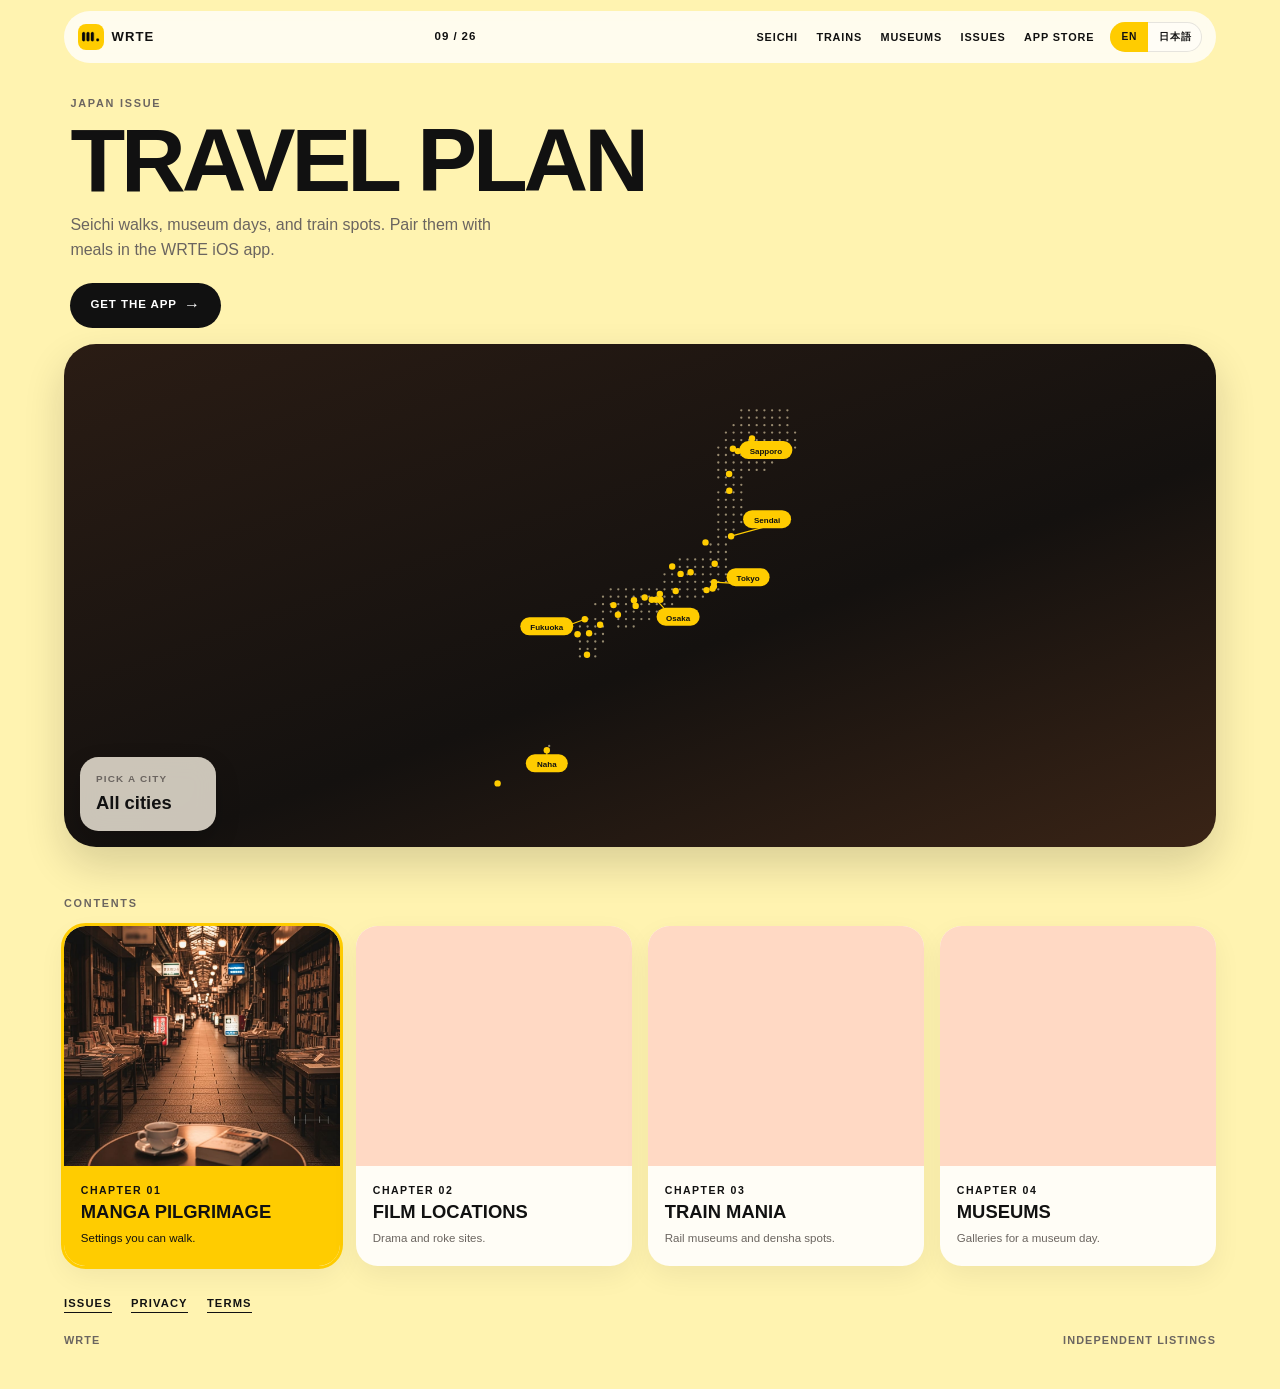
<file: index.html>
<!doctype html>
<html lang="en" data-root="." data-page="home">
  <head>
    <meta charset="UTF-8" />
    <meta name="viewport" content="width=device-width, initial-scale=1" />
    <title>WRTE Travel Plan — Japan seichi, museums, and trains</title>
    <meta name="description" content="Japan manga pilgrimage walks, drama filming spots, train days, and a museum directory. Pair them with meals in the WRTE iOS app." />
    <meta name="robots" content="index, follow" />
    <meta name="theme-color" content="#ffcc00" />
    <meta name="referrer" content="no-referrer" />
    <meta http-equiv="Content-Security-Policy" content="default-src 'self'; base-uri 'self'; object-src 'none'; script-src 'self'; style-src 'self'; img-src 'self' https:; font-src 'self'; connect-src 'self'; form-action 'none'; frame-ancestors 'none'; upgrade-insecure-requests" />
    <meta http-equiv="Permissions-Policy" content="camera=(), microphone=(), geolocation=(), payment=(), usb=()" />
    <link rel="canonical" href="https://ezhu331.github.io/wrte-guides/" />
    <link rel="icon" href="./assets/wrte-mark-32.png" type="image/png" sizes="32x32" />
    <link rel="apple-touch-icon" href="./assets/wrte-mark.png" />
    <meta property="og:type" content="website" />
    <meta property="og:site_name" content="WRTE" />
    <meta property="og:locale" content="en_US" />
    <meta property="og:title" content="WRTE Travel Plan — Japan seichi, museums, and trains" />
    <meta property="og:description" content="Japan manga pilgrimage walks, drama filming spots, train days, and a museum directory. Pair them with meals in the WRTE iOS app." />
    <meta property="og:url" content="https://ezhu331.github.io/wrte-guides/" />
    <meta property="og:image" content="https://ezhu331.github.io/wrte-guides/assets/landing/museum-gallery-mania.jpg" />
    <meta property="og:image:alt" content="Museum hall" />
    <meta name="twitter:card" content="summary_large_image" />
    <meta name="twitter:title" content="WRTE Travel Plan — Japan seichi, museums, and trains" />
    <meta name="twitter:description" content="Japan manga pilgrimage walks, drama filming spots, train days, and a museum directory. Pair them with meals in the WRTE iOS app." />
    <meta name="twitter:image" content="https://ezhu331.github.io/wrte-guides/assets/landing/museum-gallery-mania.jpg" />
    <link rel="stylesheet" href="./assets/site.css?v=10" />
  </head>
  <body>
    <main class="wrap">
      <nav class="mast">
        <a class="brand" href="./"><img src="./assets/wrte-mark-32.png" alt="" width="32" height="32" />WRTE</a>
        <p class="issue">09 / 26</p>
        <div class="nav-links">
          <a href="./seichi/" class="" data-en="Seichi" data-ja="聖地">Seichi</a>
          <a href="./seichi/train/" class="" data-en="Trains" data-ja="鉄道">Trains</a>
          <a href="./museums/" class="" data-en="Museums" data-ja="美術館">Museums</a>
          <a href="./support/" class="" data-en="Issues" data-ja="報告">Issues</a>
          <a href="https://apps.apple.com/app/id6785785728">App Store</a>
        </div>
        <div class="lang" role="group" aria-label="Language">
          <button type="button" class="lang__btn is-current" data-set-lang="en">EN</button>
          <button type="button" class="lang__btn" data-set-lang="ja">日本語</button>
        </div>
      </nav>
      
      <section class="intro">
        <p class="kicker" data-en="Japan issue" data-ja="日本特集">Japan issue</p>
        <h1 class="display" data-en="Travel plan" data-ja="旅の計画">Travel plan</h1>
        <p class="lede" data-en="Seichi walks, museum days, and train spots. Pair them with meals in the WRTE iOS app." data-ja="聖地巡礼、美術館、鉄道の案内。食事は WRTE アプリで。">Seichi walks, museum days, and train spots. Pair them with meals in the WRTE iOS app.</p>
        <a class="cta" href="https://apps.apple.com/app/id6785785728" data-en="Get the app" data-ja="アプリを入手">Get the app</a>
      </section>
      <section class="japan-map" id="japan-map" aria-label="Japan"></section>
      <p class="kicker contents" data-en="Contents" data-ja="目次">Contents</p>
      <ul class="chapters">
          <li>
            <a class="chapter chapter--hot" href="./seichi/manga/">
              <span class="chapter__media"><img src="./assets/landing/japan-manga-streets.jpg" alt="Manga pilgrimage" width="800" height="560" decoding="async" /></span>
              <span class="chapter__copy">
                <span class="chapter__no" data-en="Chapter 01" data-ja="第01章">Chapter 01</span>
                <span class="chapter__title" data-en="Manga pilgrimage" data-ja="マンガ巡礼">Manga pilgrimage</span>
                <span class="chapter__cta" data-en="Settings you can walk." data-ja="歩ける舞台。">Settings you can walk.</span>
              </span>
            </a>
          </li>
          <li>
            <a class="chapter" href="./seichi/filming/">
              <span class="chapter__media"><img src="./assets/landing/japan-drama-roke.jpg" alt="Film locations" width="800" height="560" decoding="async" /></span>
              <span class="chapter__copy">
                <span class="chapter__no" data-en="Chapter 02" data-ja="第02章">Chapter 02</span>
                <span class="chapter__title" data-en="Film locations" data-ja="ロケ地">Film locations</span>
                <span class="chapter__cta" data-en="Drama and roke sites." data-ja="ドラマと映画の場所。">Drama and roke sites.</span>
              </span>
            </a>
          </li>
          <li>
            <a class="chapter" href="./seichi/train/">
              <span class="chapter__media"><img src="./assets/landing/japan-train-mania.jpg" alt="Train mania" width="800" height="560" decoding="async" /></span>
              <span class="chapter__copy">
                <span class="chapter__no" data-en="Chapter 03" data-ja="第03章">Chapter 03</span>
                <span class="chapter__title" data-en="Train mania" data-ja="鉄道">Train mania</span>
                <span class="chapter__cta" data-en="Rail museums and densha spots." data-ja="鉄道博物館と電車スポット。">Rail museums and densha spots.</span>
              </span>
            </a>
          </li>
          <li>
            <a class="chapter" href="./museums/">
              <span class="chapter__media"><img src="./assets/landing/museum-gallery-mania.jpg" alt="Museums" width="800" height="560" decoding="async" /></span>
              <span class="chapter__copy">
                <span class="chapter__no" data-en="Chapter 04" data-ja="第04章">Chapter 04</span>
                <span class="chapter__title" data-en="Museums" data-ja="美術館">Museums</span>
                <span class="chapter__cta" data-en="Galleries for a museum day." data-ja="美術館めぐりの一日。">Galleries for a museum day.</span>
              </span>
            </a>
          </li></ul>
      <div class="links">
        <a href="./support/" data-en="Issues" data-ja="報告">Issues</a>
        <a href="./privacy/" data-en="Privacy" data-ja="プライバシー">Privacy</a>
        <a href="./terms/" data-en="Terms" data-ja="利用規約">Terms</a>
      </div>

      <footer class="site-foot"><span>WRTE</span><span data-en="Independent listings" data-ja="独立した掲載">Independent listings</span></footer>
    </main>
    <script src="./assets/directory.js?v=10" defer></script>
  </body>
</html>
</file>
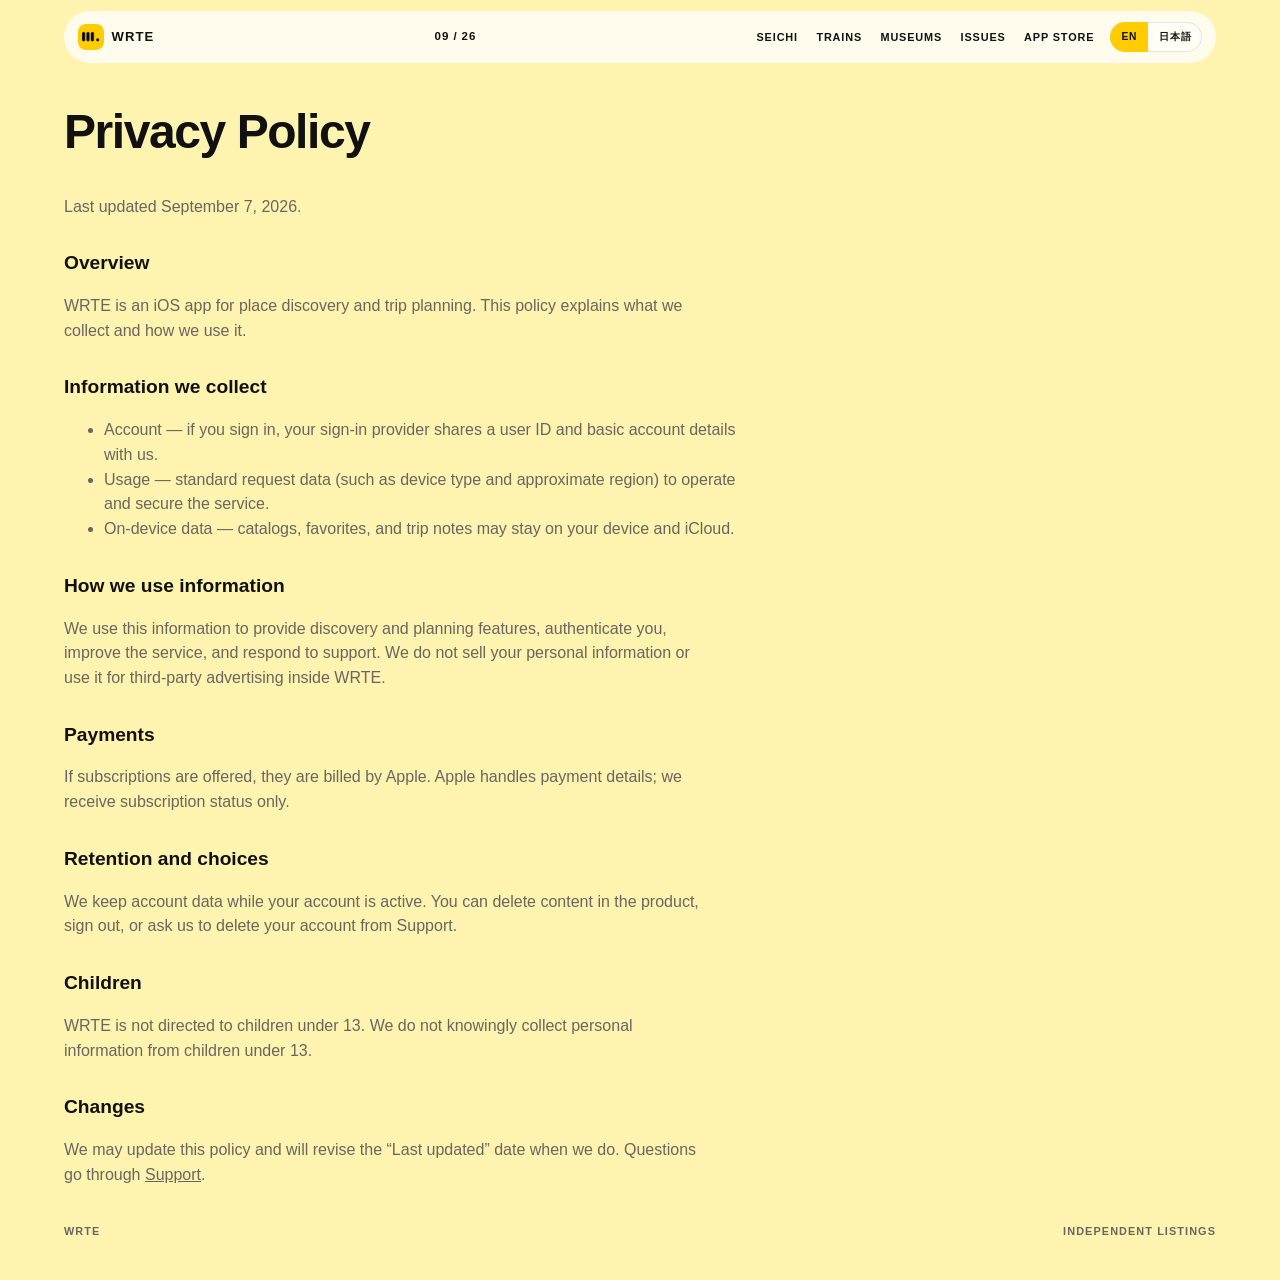
<file: privacy/index.html>
<!doctype html>
<html lang="en" data-root="..">
  <head>
    <meta charset="UTF-8" />
    <meta name="viewport" content="width=device-width, initial-scale=1" />
    <title>Privacy Policy | WRTE</title>
    <meta name="description" content="How WRTE collects and uses account, usage, and on-device data for the iOS app and these guides." />
    <meta name="robots" content="index, follow" />
    <meta name="theme-color" content="#ffcc00" />
    <meta name="referrer" content="no-referrer" />
    <meta http-equiv="Content-Security-Policy" content="default-src 'self'; base-uri 'self'; object-src 'none'; script-src 'self'; style-src 'self'; img-src 'self' https:; font-src 'self'; connect-src 'self'; form-action 'none'; frame-ancestors 'none'; upgrade-insecure-requests" />
    <meta http-equiv="Permissions-Policy" content="camera=(), microphone=(), geolocation=(), payment=(), usb=()" />
    <link rel="canonical" href="https://ezhu331.github.io/wrte-guides/privacy/" />
    <link rel="icon" href="../assets/wrte-mark-32.png" type="image/png" sizes="32x32" />
    <link rel="apple-touch-icon" href="../assets/wrte-mark.png" />
    <meta property="og:type" content="website" />
    <meta property="og:site_name" content="WRTE" />
    <meta property="og:locale" content="en_US" />
    <meta property="og:title" content="Privacy Policy | WRTE" />
    <meta property="og:description" content="How WRTE collects and uses account, usage, and on-device data for the iOS app and these guides." />
    <meta property="og:url" content="https://ezhu331.github.io/wrte-guides/privacy/" />
    <meta property="og:image" content="https://ezhu331.github.io/wrte-guides/assets/wrte-mark.png" />
    <meta property="og:image:alt" content="WRTE" />
    <meta name="twitter:card" content="summary_large_image" />
    <meta name="twitter:title" content="Privacy Policy | WRTE" />
    <meta name="twitter:description" content="How WRTE collects and uses account, usage, and on-device data for the iOS app and these guides." />
    <meta name="twitter:image" content="https://ezhu331.github.io/wrte-guides/assets/wrte-mark.png" />
    <link rel="stylesheet" href="../assets/site.css?v=10" />
  </head>
  <body>
    <main class="wrap">
      <nav class="mast">
        <a class="brand" href="../"><img src="../assets/wrte-mark-32.png" alt="" width="32" height="32" />WRTE</a>
        <p class="issue">09 / 26</p>
        <div class="nav-links">
          <a href="../seichi/" class="" data-en="Seichi" data-ja="聖地">Seichi</a>
          <a href="../seichi/train/" class="" data-en="Trains" data-ja="鉄道">Trains</a>
          <a href="../museums/" class="" data-en="Museums" data-ja="美術館">Museums</a>
          <a href="../support/" class="" data-en="Issues" data-ja="報告">Issues</a>
          <a href="https://apps.apple.com/app/id6785785728">App Store</a>
        </div>
        <div class="lang" role="group" aria-label="Language">
          <button type="button" class="lang__btn is-current" data-set-lang="en">EN</button>
          <button type="button" class="lang__btn" data-set-lang="ja">日本語</button>
        </div>
      </nav>
      
      <article class="legal">
        <h1>Privacy Policy</h1>
        <p class="note">Last updated September 7, 2026.</p>
        <h2>Overview</h2>
        <p>WRTE is an iOS app for place discovery and trip planning. This policy explains what we collect and how we use it.</p>
        <h2>Information we collect</h2>
        <ul>
          <li>Account — if you sign in, your sign-in provider shares a user ID and basic account details with us.</li>
          <li>Usage — standard request data (such as device type and approximate region) to operate and secure the service.</li>
          <li>On-device data — catalogs, favorites, and trip notes may stay on your device and iCloud.</li>
        </ul>
        <h2>How we use information</h2>
        <p>We use this information to provide discovery and planning features, authenticate you, improve the service, and respond to support. We do not sell your personal information or use it for third-party advertising inside WRTE.</p>
        <h2>Payments</h2>
        <p>If subscriptions are offered, they are billed by Apple. Apple handles payment details; we receive subscription status only.</p>
        <h2>Retention and choices</h2>
        <p>We keep account data while your account is active. You can delete content in the product, sign out, or ask us to delete your account from Support.</p>
        <h2>Children</h2>
        <p>WRTE is not directed to children under 13. We do not knowingly collect personal information from children under 13.</p>
        <h2>Changes</h2>
        <p>We may update this policy and will revise the “Last updated” date when we do. Questions go through <a href="../support/">Support</a>.</p>
      </article>

      <footer class="site-foot"><span>WRTE</span><span data-en="Independent listings" data-ja="独立した掲載">Independent listings</span></footer>
    </main>
    <script src="../assets/directory.js?v=10" defer></script>
  </body>
</html>
</file>
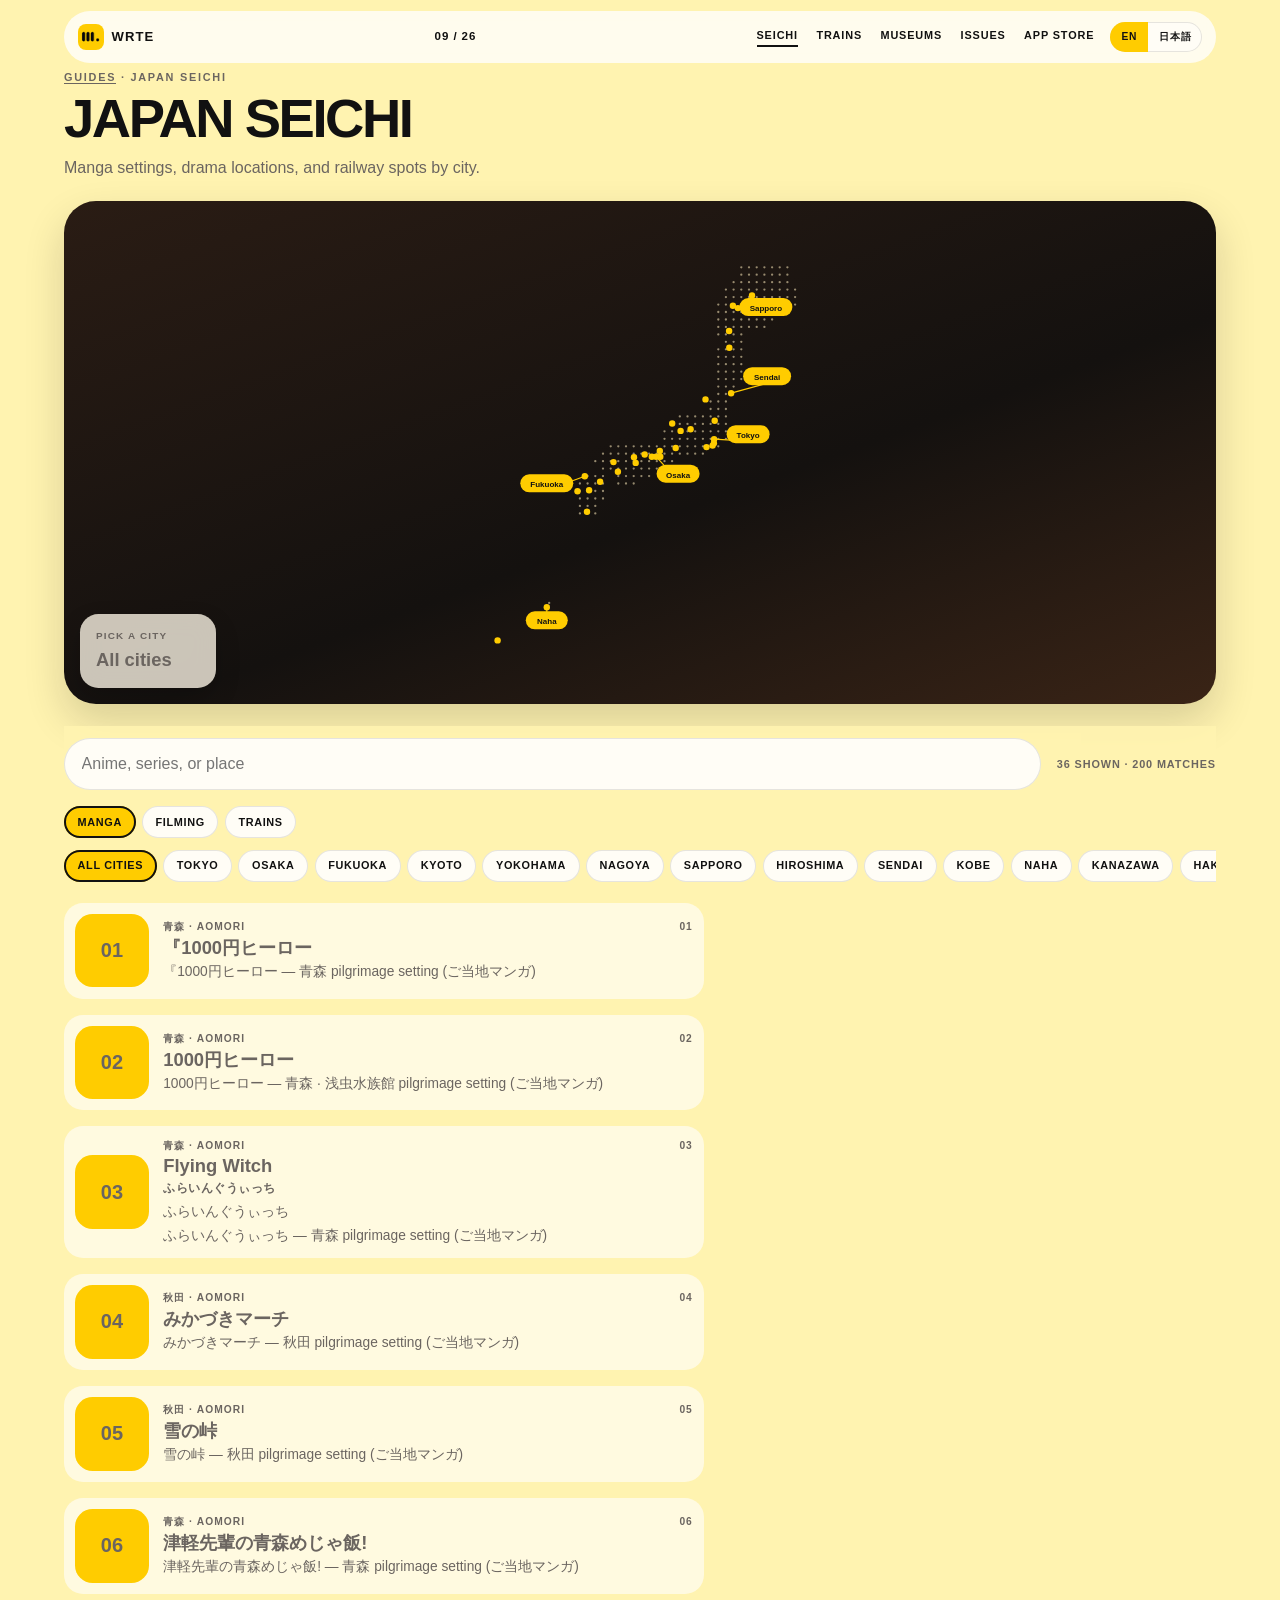
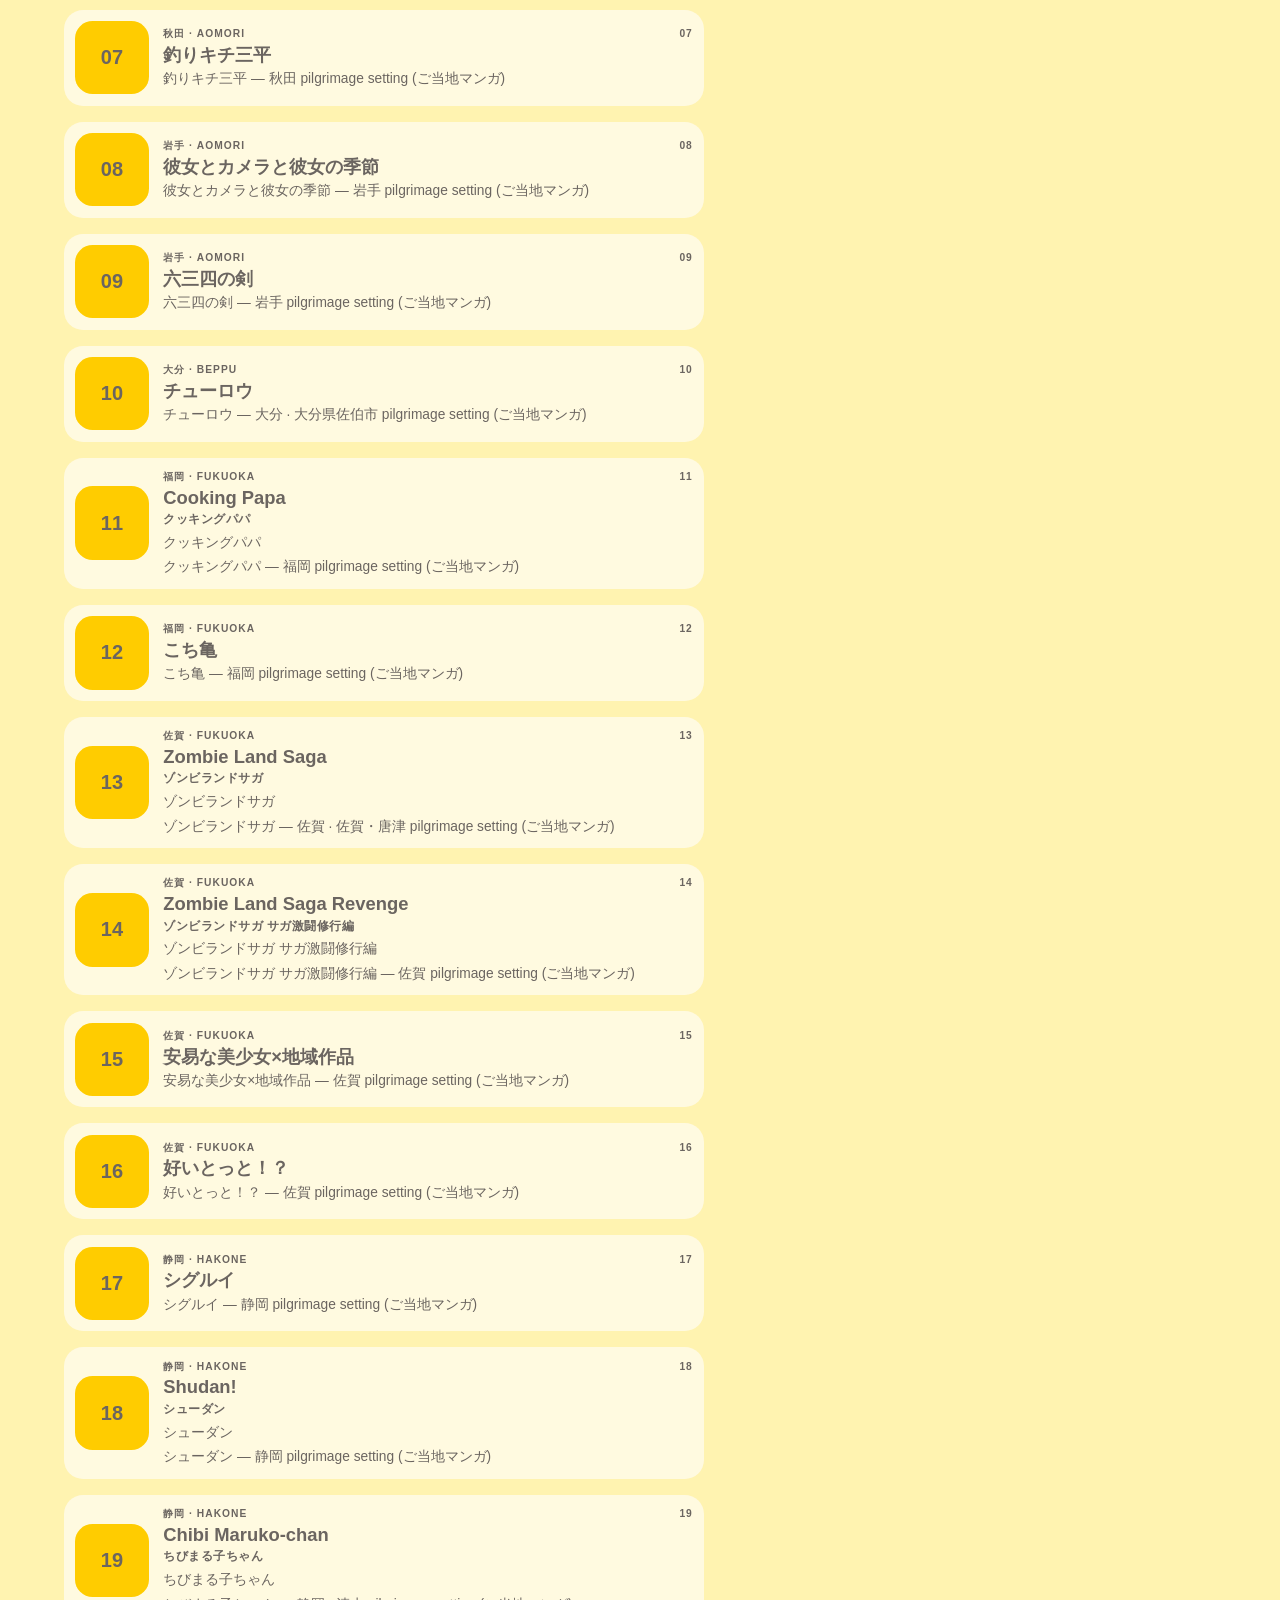
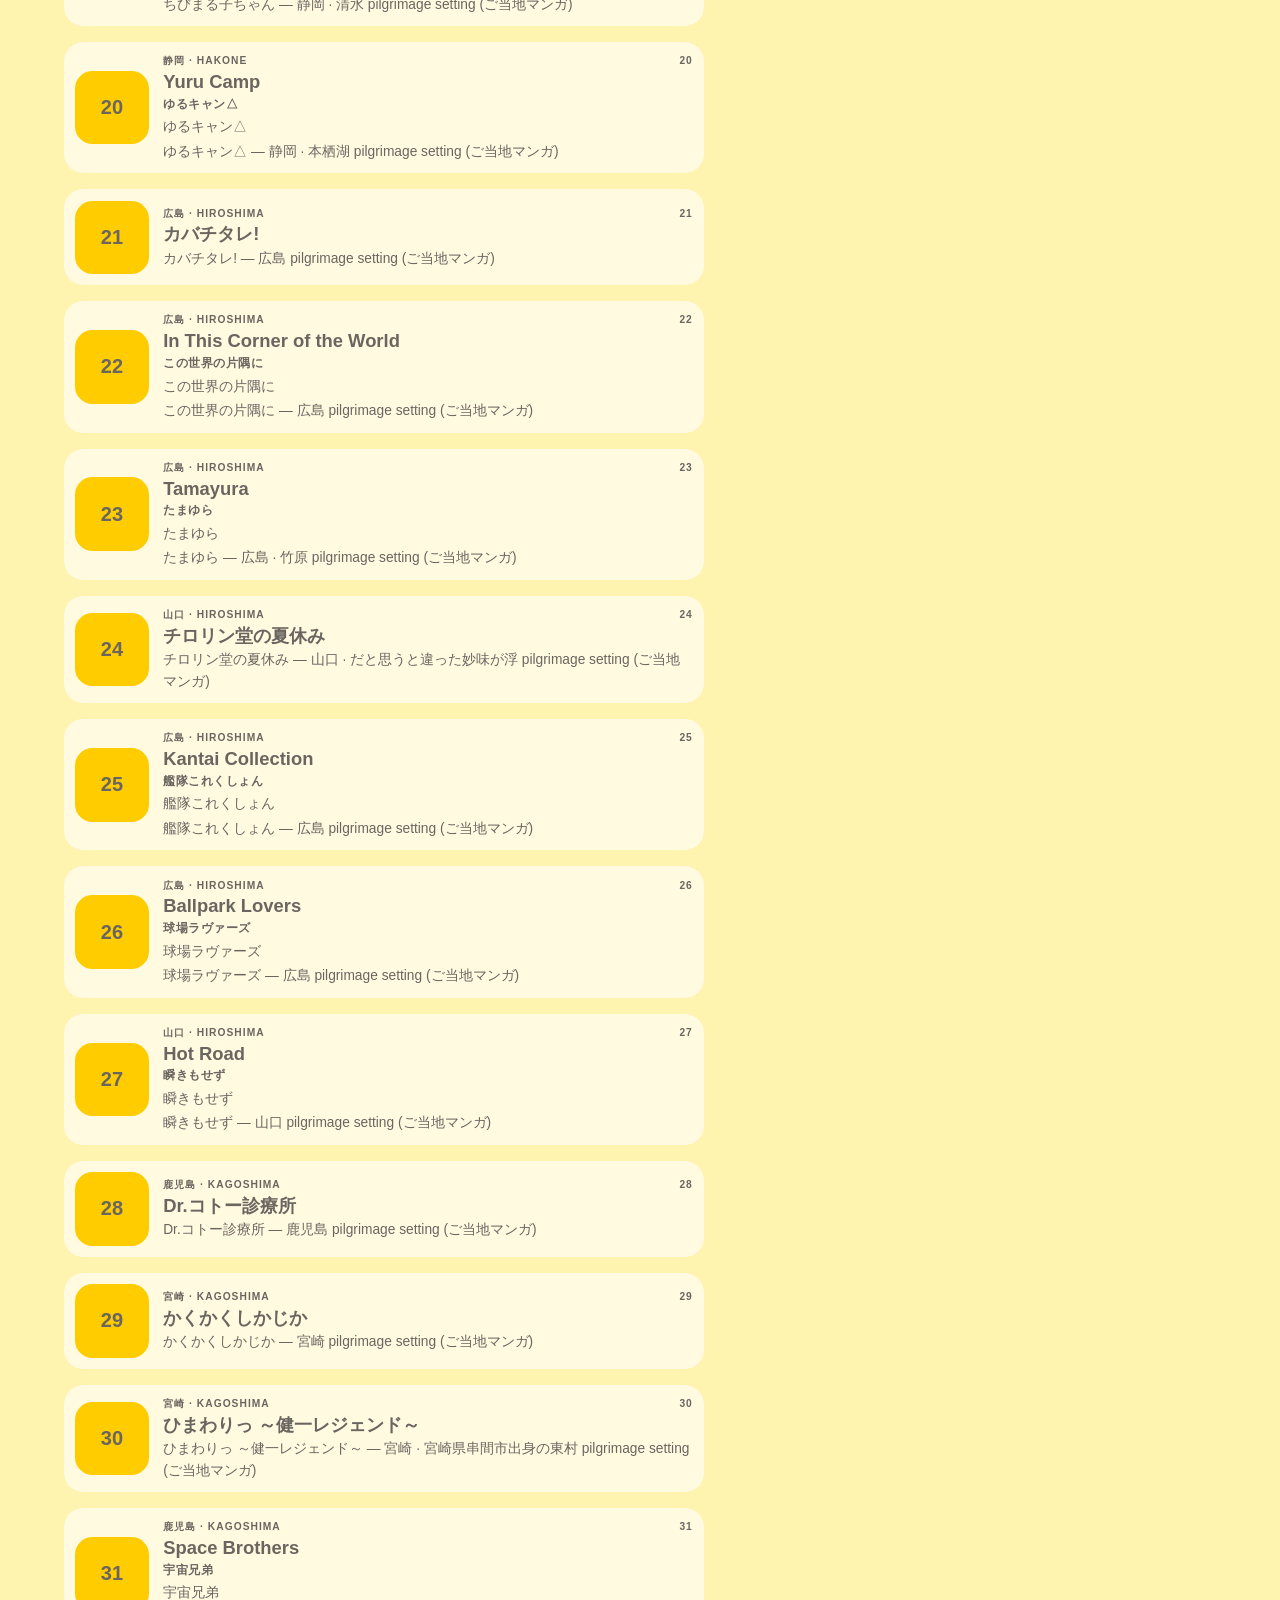
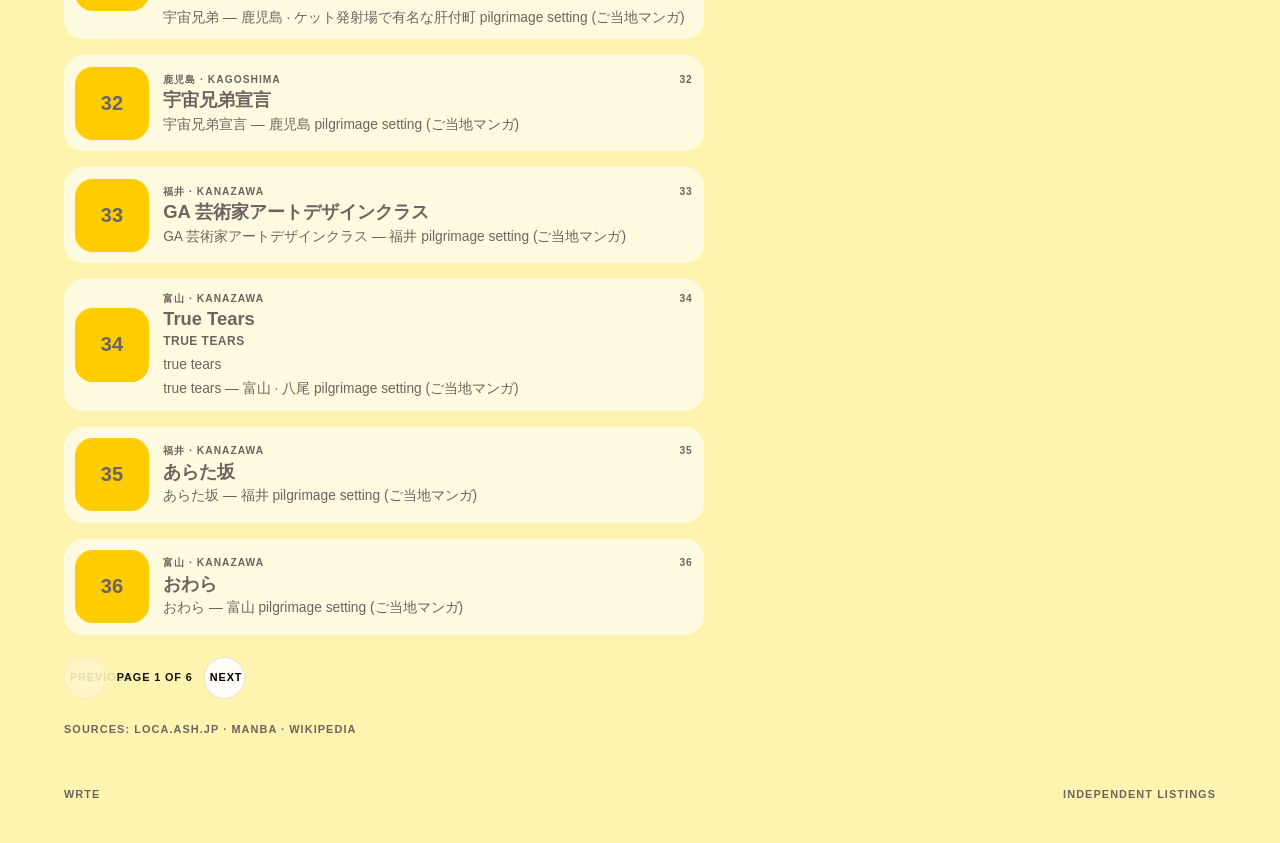
<file: seichi/index.html>
<!doctype html>
<html lang="en" data-root=".." data-page="seichi" data-kind="hub">
  <head>
    <meta charset="UTF-8" />
    <meta name="viewport" content="width=device-width, initial-scale=1" />
    <title>Japan seichi pilgrimage — manga, filming, trains | WRTE</title>
    <meta name="description" content="Browse Japan seichi by city: manga settings, drama filming locations, and railway spots, with Maps links for walks." />
    <meta name="robots" content="index, follow" />
    <meta name="theme-color" content="#ffcc00" />
    <meta name="referrer" content="no-referrer" />
    <meta http-equiv="Content-Security-Policy" content="default-src 'self'; base-uri 'self'; object-src 'none'; script-src 'self'; style-src 'self'; img-src 'self' https:; font-src 'self'; connect-src 'self'; form-action 'none'; frame-ancestors 'none'; upgrade-insecure-requests" />
    <meta http-equiv="Permissions-Policy" content="camera=(), microphone=(), geolocation=(), payment=(), usb=()" />
    <link rel="canonical" href="https://ezhu331.github.io/wrte-guides/seichi/" />
    <link rel="icon" href="../assets/wrte-mark-32.png" type="image/png" sizes="32x32" />
    <link rel="apple-touch-icon" href="../assets/wrte-mark.png" />
    <meta property="og:type" content="website" />
    <meta property="og:site_name" content="WRTE" />
    <meta property="og:locale" content="en_US" />
    <meta property="og:title" content="Japan seichi pilgrimage — manga, filming, trains | WRTE" />
    <meta property="og:description" content="Browse Japan seichi by city: manga settings, drama filming locations, and railway spots, with Maps links for walks." />
    <meta property="og:url" content="https://ezhu331.github.io/wrte-guides/seichi/" />
    <meta property="og:image" content="https://ezhu331.github.io/wrte-guides/assets/landing/japan-manga-streets.jpg" />
    <meta property="og:image:alt" content="Bookstore alley in Japan" />
    <meta name="twitter:card" content="summary_large_image" />
    <meta name="twitter:title" content="Japan seichi pilgrimage — manga, filming, trains | WRTE" />
    <meta name="twitter:description" content="Browse Japan seichi by city: manga settings, drama filming locations, and railway spots, with Maps links for walks." />
    <meta name="twitter:image" content="https://ezhu331.github.io/wrte-guides/assets/landing/japan-manga-streets.jpg" />
    <link rel="stylesheet" href="../assets/site.css?v=10" />
  </head>
  <body>
    <main class="wrap">
      <nav class="mast">
        <a class="brand" href="../"><img src="../assets/wrte-mark-32.png" alt="" width="32" height="32" />WRTE</a>
        <p class="issue">09 / 26</p>
        <div class="nav-links">
          <a href="../seichi/" class="is-current" data-en="Seichi" data-ja="聖地">Seichi</a>
          <a href="../seichi/train/" class="" data-en="Trains" data-ja="鉄道">Trains</a>
          <a href="../museums/" class="" data-en="Museums" data-ja="美術館">Museums</a>
          <a href="../support/" class="" data-en="Issues" data-ja="報告">Issues</a>
          <a href="https://apps.apple.com/app/id6785785728">App Store</a>
        </div>
        <div class="lang" role="group" aria-label="Language">
          <button type="button" class="lang__btn is-current" data-set-lang="en">EN</button>
          <button type="button" class="lang__btn" data-set-lang="ja">日本語</button>
        </div>
      </nav>
      
      <article>
      <p class="kicker"><a href="../" data-en="Guides" data-ja="案内">Guides</a> · <span data-en="Japan seichi" data-ja="日本 聖地巡礼">Japan seichi</span></p>
      <h1 class="display display--page" data-en="Japan seichi" data-ja="日本 聖地巡礼">Japan seichi</h1>
      <p class="lede" data-en="Manga settings, drama locations, and railway spots by city." data-ja="マンガの舞台、ロケ地、鉄道スポット。">Manga settings, drama locations, and railway spots by city.</p>
      <section class="japan-map" id="japan-map" aria-label="Japan"></section>
      <div class="filters">
      <div class="toolbar seichi-dir__toolbar">
        <label class="search seichi-dir__search">
          <span class="visually-hidden" data-en="Search spots" data-ja="作品・地名で検索">Search spots</span>
          <input id="search" type="search" placeholder="Anime, series, or place" data-ph-en="Anime, series, or place" data-ph-ja="作品名・地名で検索" />
        </label>
        <p class="count seichi-dir__count" id="count" role="status"></p>
      </div>
      <div class="tabs seichi-dir__tabs" role="tablist"><a class="seichi-dir__tab seichi-dir__tab--active" href="./manga/" data-en="Manga" data-ja="マンガ">Manga</a><a class="seichi-dir__tab" href="./filming/" data-en="Filming" data-ja="ロケ">Filming</a><a class="seichi-dir__tab" href="./train/" data-en="Trains" data-ja="鉄道">Trains</a></div>
      <div class="rail seichi-dir__cities" id="city" role="list" aria-label="City"></div>
      <div class="seichi-dir__results" id="results"></div>
      <nav class="pager seichi-dir__pager" id="pager" aria-label="Results pages"></nav>
      <p class="attrib">Sources: loca.ash.jp · Manba · Wikipedia</p>
      </article>

      <footer class="site-foot"><span>WRTE</span><span data-en="Independent listings" data-ja="独立した掲載">Independent listings</span></footer>
    </main>
    <script src="../assets/directory.js?v=10" defer></script>
  </body>
</html>
</file>
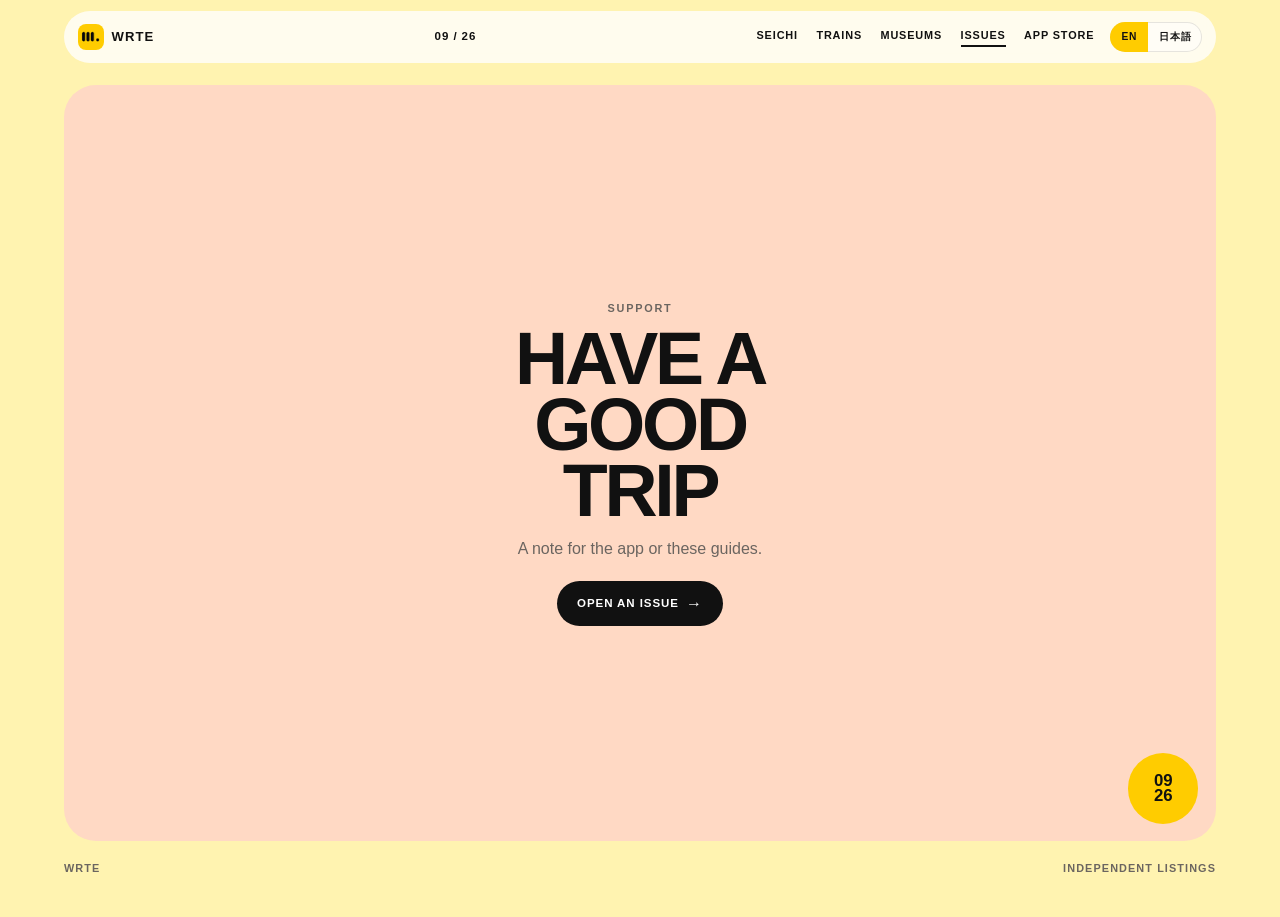
<file: support/index.html>
<!doctype html>
<html lang="en" data-root=".." data-page="support">
  <head>
    <meta charset="UTF-8" />
    <meta name="viewport" content="width=device-width, initial-scale=1" />
    <title>Support — report a WRTE problem</title>
    <meta name="description" content="Report a problem with the WRTE iOS app or these travel guides on the public GitHub repo." />
    <meta name="robots" content="index, follow" />
    <meta name="theme-color" content="#ffcc00" />
    <meta name="referrer" content="no-referrer" />
    <meta http-equiv="Content-Security-Policy" content="default-src 'self'; base-uri 'self'; object-src 'none'; script-src 'self'; style-src 'self'; img-src 'self' https:; font-src 'self'; connect-src 'self'; form-action 'none'; frame-ancestors 'none'; upgrade-insecure-requests" />
    <meta http-equiv="Permissions-Policy" content="camera=(), microphone=(), geolocation=(), payment=(), usb=()" />
    <link rel="canonical" href="https://ezhu331.github.io/wrte-guides/support/" />
    <link rel="icon" href="../assets/wrte-mark-32.png" type="image/png" sizes="32x32" />
    <link rel="apple-touch-icon" href="../assets/wrte-mark.png" />
    <meta property="og:type" content="website" />
    <meta property="og:site_name" content="WRTE" />
    <meta property="og:locale" content="en_US" />
    <meta property="og:title" content="Support — report a WRTE problem" />
    <meta property="og:description" content="Report a problem with the WRTE iOS app or these travel guides on the public GitHub repo." />
    <meta property="og:url" content="https://ezhu331.github.io/wrte-guides/support/" />
    <meta property="og:image" content="https://ezhu331.github.io/wrte-guides/assets/landing/museum-gallery-mania.jpg" />
    <meta property="og:image:alt" content="Museum hall" />
    <meta name="twitter:card" content="summary_large_image" />
    <meta name="twitter:title" content="Support — report a WRTE problem" />
    <meta name="twitter:description" content="Report a problem with the WRTE iOS app or these travel guides on the public GitHub repo." />
    <meta name="twitter:image" content="https://ezhu331.github.io/wrte-guides/assets/landing/museum-gallery-mania.jpg" />
    <link rel="stylesheet" href="../assets/site.css?v=10" />
  </head>
  <body>
    <main class="wrap">
      <nav class="mast">
        <a class="brand" href="../"><img src="../assets/wrte-mark-32.png" alt="" width="32" height="32" />WRTE</a>
        <p class="issue">09 / 26</p>
        <div class="nav-links">
          <a href="../seichi/" class="" data-en="Seichi" data-ja="聖地">Seichi</a>
          <a href="../seichi/train/" class="" data-en="Trains" data-ja="鉄道">Trains</a>
          <a href="../museums/" class="" data-en="Museums" data-ja="美術館">Museums</a>
          <a href="../support/" class="is-current" data-en="Issues" data-ja="報告">Issues</a>
          <a href="https://apps.apple.com/app/id6785785728">App Store</a>
        </div>
        <div class="lang" role="group" aria-label="Language">
          <button type="button" class="lang__btn is-current" data-set-lang="en">EN</button>
          <button type="button" class="lang__btn" data-set-lang="ja">日本語</button>
        </div>
      </nav>
      
      <section class="endpaper">
        <p class="endpaper__folio">09<br>26</p>
        <div class="endpaper__copy">
          <p class="kicker" data-en="Support" data-ja="サポート">Support</p>
          <h1 class="display" data-en="Have a good trip" data-ja="よい旅を">Have a good trip</h1>
          <p class="lede" data-en="A note for the app or these guides." data-ja="アプリと案内へのひとこと。">A note for the app or these guides.</p>
          <a class="cta" href="https://github.com/EZHU331/wrte-guides/issues/new?template=problem.yml" data-en="Open an issue" data-ja="報告する">Open an issue</a>
        </div>
      </section>

      <footer class="site-foot"><span>WRTE</span><span data-en="Independent listings" data-ja="独立した掲載">Independent listings</span></footer>
    </main>
    <script src="../assets/directory.js?v=10" defer></script>
  </body>
</html>
</file>
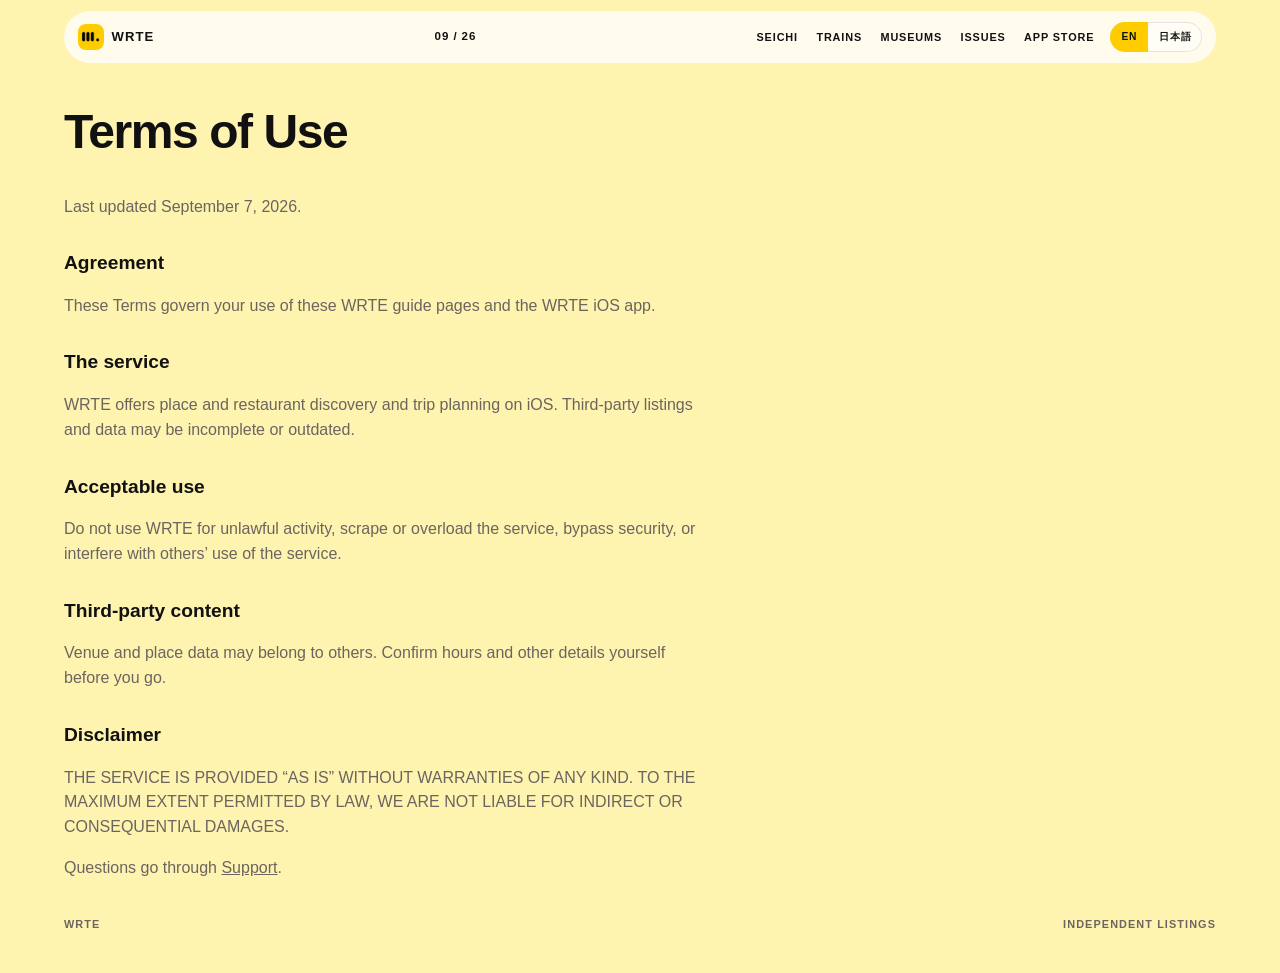
<file: terms/index.html>
<!doctype html>
<html lang="en" data-root="..">
  <head>
    <meta charset="UTF-8" />
    <meta name="viewport" content="width=device-width, initial-scale=1" />
    <title>Terms of Use | WRTE</title>
    <meta name="description" content="Terms for the WRTE iOS app and these public travel guide pages." />
    <meta name="robots" content="index, follow" />
    <meta name="theme-color" content="#ffcc00" />
    <meta name="referrer" content="no-referrer" />
    <meta http-equiv="Content-Security-Policy" content="default-src 'self'; base-uri 'self'; object-src 'none'; script-src 'self'; style-src 'self'; img-src 'self' https:; font-src 'self'; connect-src 'self'; form-action 'none'; frame-ancestors 'none'; upgrade-insecure-requests" />
    <meta http-equiv="Permissions-Policy" content="camera=(), microphone=(), geolocation=(), payment=(), usb=()" />
    <link rel="canonical" href="https://ezhu331.github.io/wrte-guides/terms/" />
    <link rel="icon" href="../assets/wrte-mark-32.png" type="image/png" sizes="32x32" />
    <link rel="apple-touch-icon" href="../assets/wrte-mark.png" />
    <meta property="og:type" content="website" />
    <meta property="og:site_name" content="WRTE" />
    <meta property="og:locale" content="en_US" />
    <meta property="og:title" content="Terms of Use | WRTE" />
    <meta property="og:description" content="Terms for the WRTE iOS app and these public travel guide pages." />
    <meta property="og:url" content="https://ezhu331.github.io/wrte-guides/terms/" />
    <meta property="og:image" content="https://ezhu331.github.io/wrte-guides/assets/wrte-mark.png" />
    <meta property="og:image:alt" content="WRTE" />
    <meta name="twitter:card" content="summary_large_image" />
    <meta name="twitter:title" content="Terms of Use | WRTE" />
    <meta name="twitter:description" content="Terms for the WRTE iOS app and these public travel guide pages." />
    <meta name="twitter:image" content="https://ezhu331.github.io/wrte-guides/assets/wrte-mark.png" />
    <link rel="stylesheet" href="../assets/site.css?v=10" />
  </head>
  <body>
    <main class="wrap">
      <nav class="mast">
        <a class="brand" href="../"><img src="../assets/wrte-mark-32.png" alt="" width="32" height="32" />WRTE</a>
        <p class="issue">09 / 26</p>
        <div class="nav-links">
          <a href="../seichi/" class="" data-en="Seichi" data-ja="聖地">Seichi</a>
          <a href="../seichi/train/" class="" data-en="Trains" data-ja="鉄道">Trains</a>
          <a href="../museums/" class="" data-en="Museums" data-ja="美術館">Museums</a>
          <a href="../support/" class="" data-en="Issues" data-ja="報告">Issues</a>
          <a href="https://apps.apple.com/app/id6785785728">App Store</a>
        </div>
        <div class="lang" role="group" aria-label="Language">
          <button type="button" class="lang__btn is-current" data-set-lang="en">EN</button>
          <button type="button" class="lang__btn" data-set-lang="ja">日本語</button>
        </div>
      </nav>
      
      <article class="legal">
        <h1>Terms of Use</h1>
        <p class="note">Last updated September 7, 2026.</p>
        <h2>Agreement</h2>
        <p>These Terms govern your use of these WRTE guide pages and the WRTE iOS app.</p>
        <h2>The service</h2>
        <p>WRTE offers place and restaurant discovery and trip planning on iOS. Third-party listings and data may be incomplete or outdated.</p>
        <h2>Acceptable use</h2>
        <p>Do not use WRTE for unlawful activity, scrape or overload the service, bypass security, or interfere with others’ use of the service.</p>
        <h2>Third-party content</h2>
        <p>Venue and place data may belong to others. Confirm hours and other details yourself before you go.</p>
        <h2>Disclaimer</h2>
        <p>THE SERVICE IS PROVIDED “AS IS” WITHOUT WARRANTIES OF ANY KIND. TO THE MAXIMUM EXTENT PERMITTED BY LAW, WE ARE NOT LIABLE FOR INDIRECT OR CONSEQUENTIAL DAMAGES.</p>
        <p class="note">Questions go through <a href="../support/">Support</a>.</p>
      </article>

      <footer class="site-foot"><span>WRTE</span><span data-en="Independent listings" data-ja="独立した掲載">Independent listings</span></footer>
    </main>
    <script src="../assets/directory.js?v=10" defer></script>
  </body>
</html>
</file>
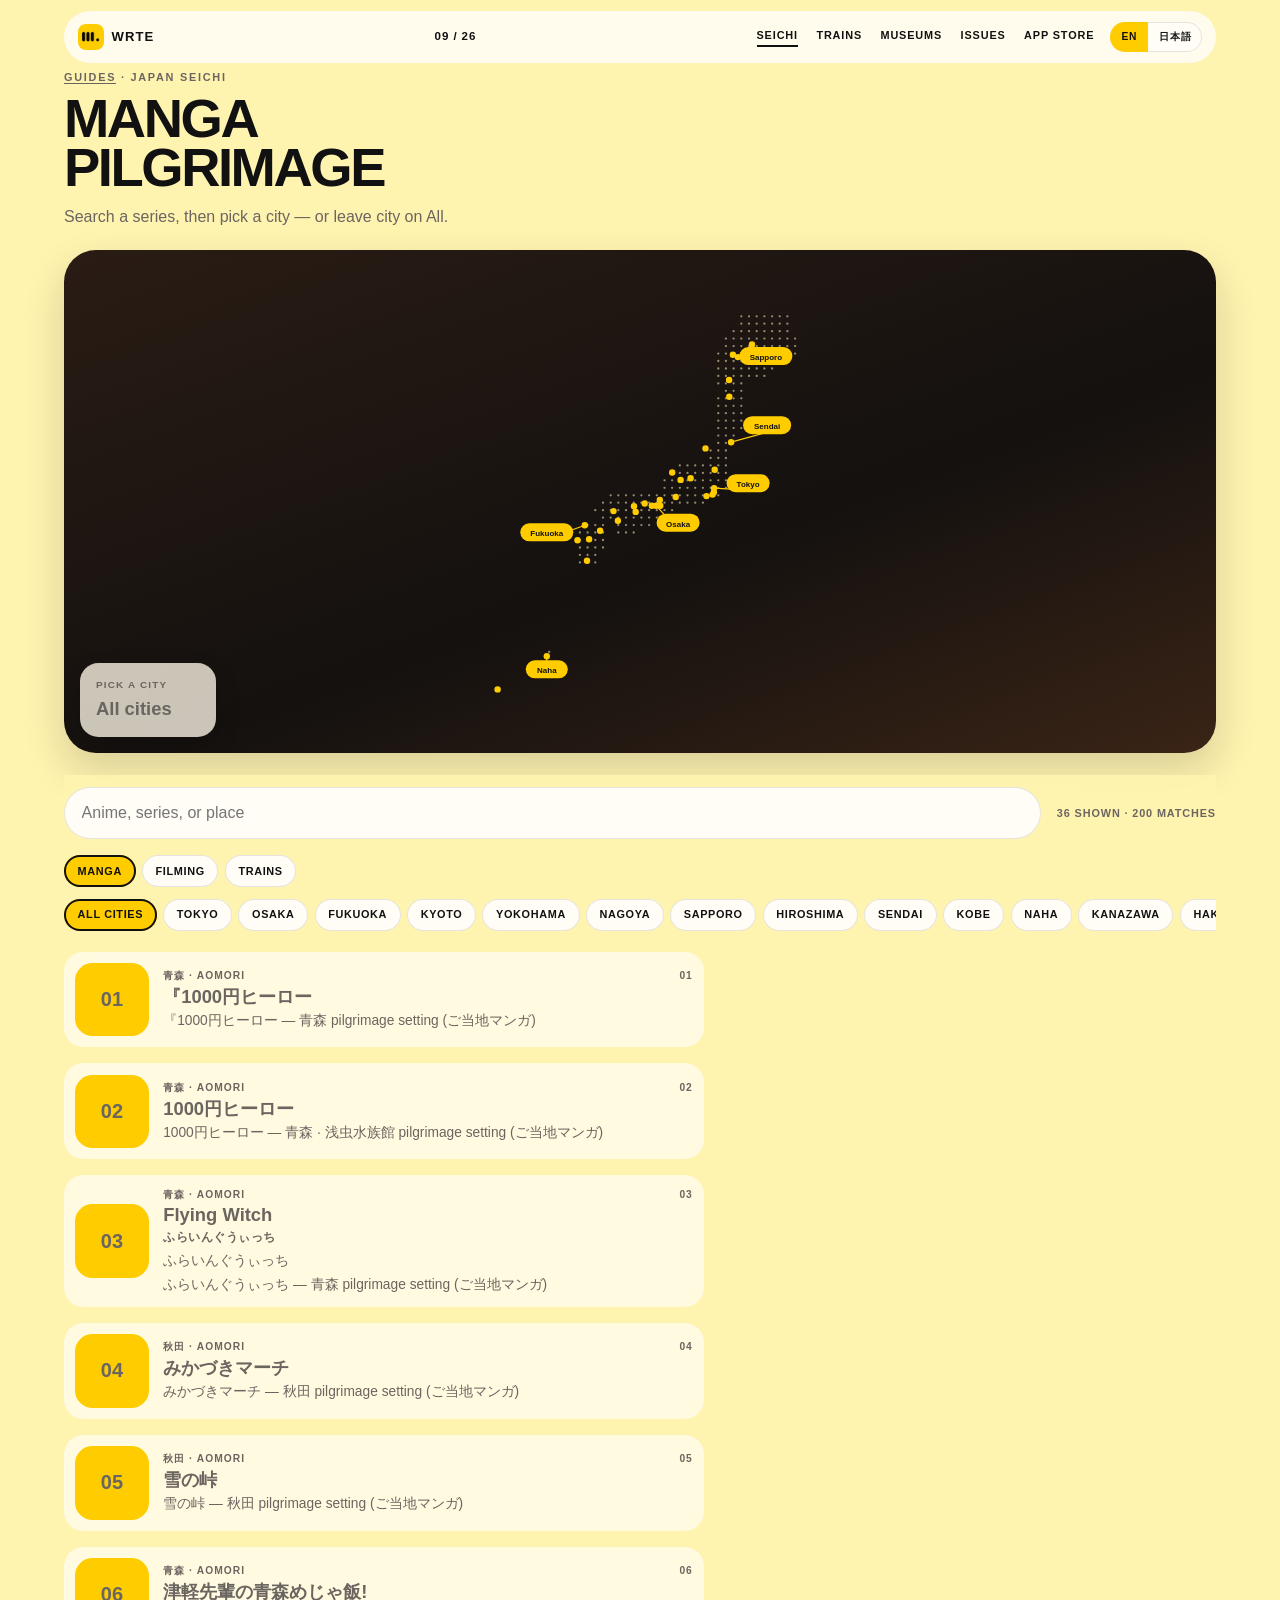
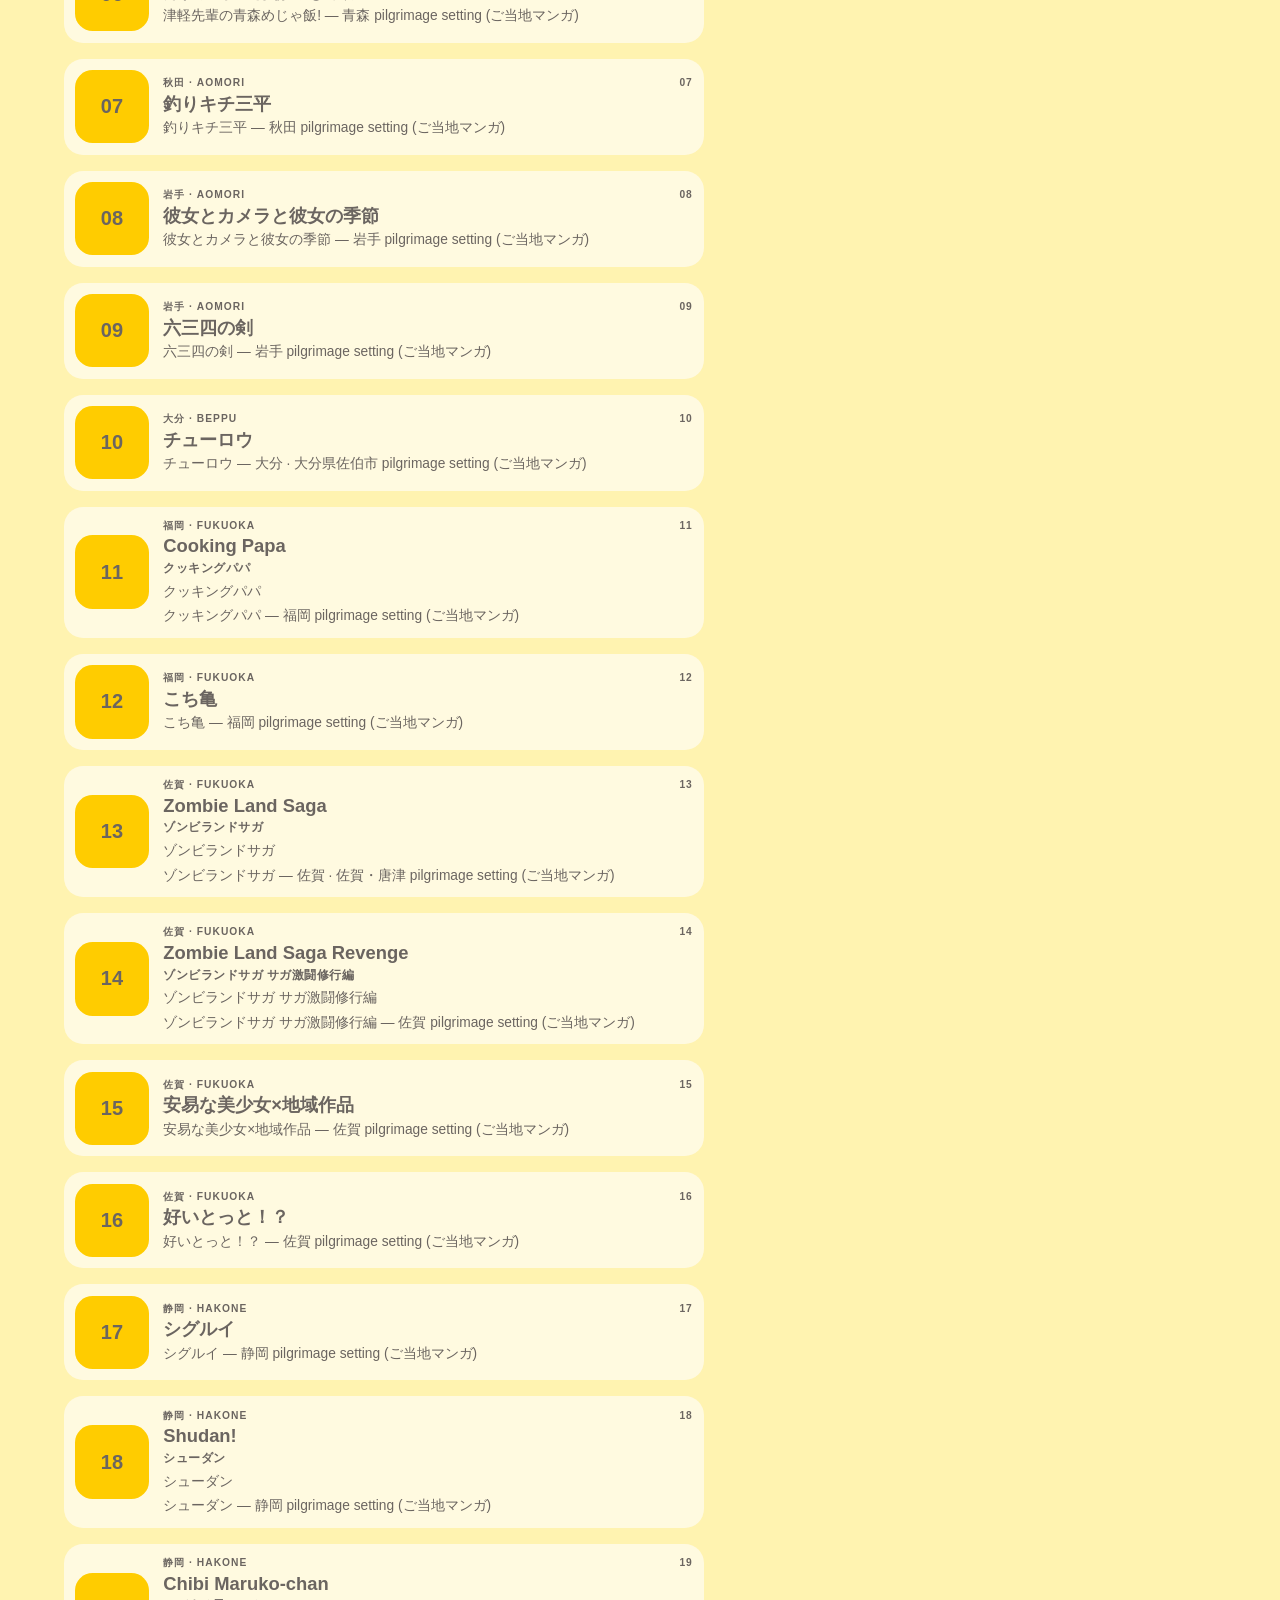
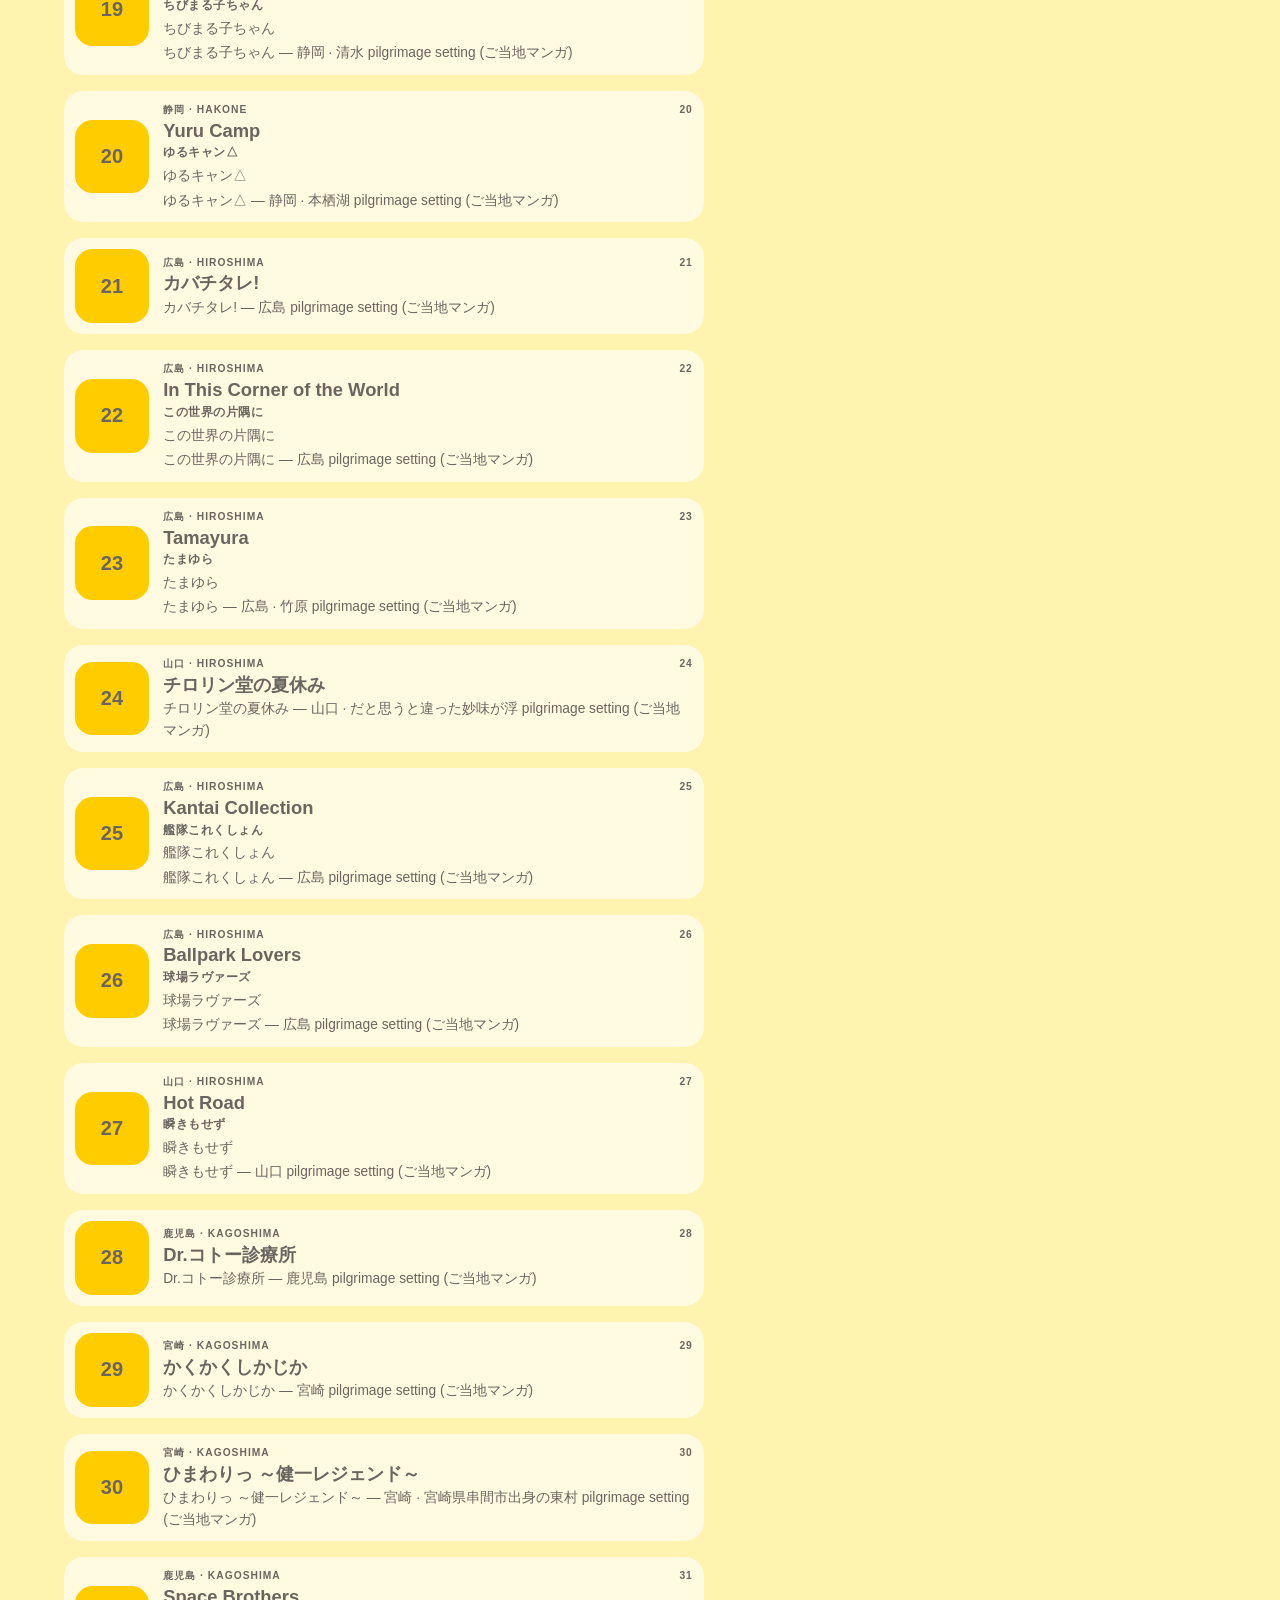
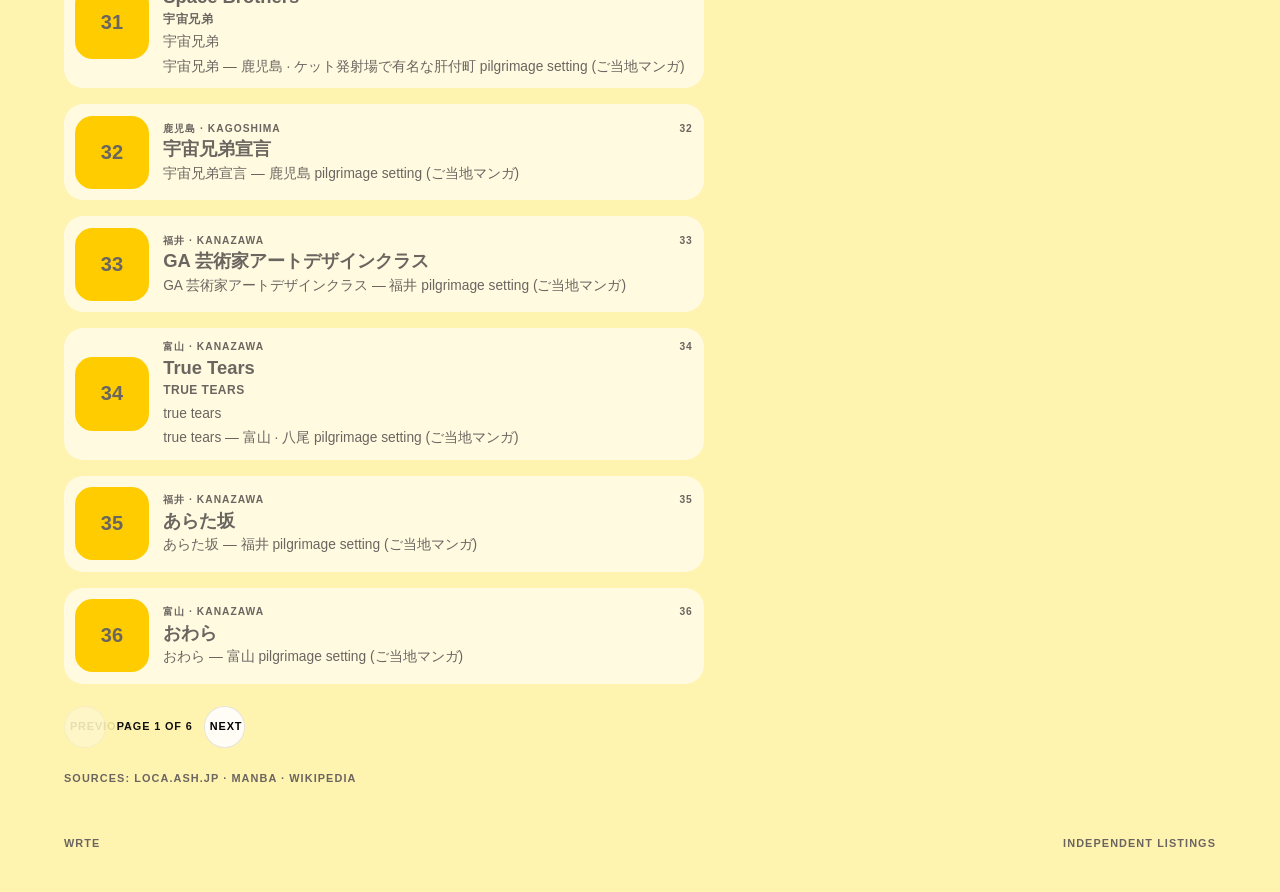
<file: seichi/manga/index.html>
<!doctype html>
<html lang="en" data-root="../.." data-page="seichi" data-kind="manga">
  <head>
    <meta charset="UTF-8" />
    <meta name="viewport" content="width=device-width, initial-scale=1" />
    <title>Japan manga pilgrimage spots by city | WRTE</title>
    <meta name="description" content="Manga seichi across Japan, listed by city, with Maps links for pilgrimage walks." />
    <meta name="robots" content="index, follow" />
    <meta name="theme-color" content="#ffcc00" />
    <meta name="referrer" content="no-referrer" />
    <meta http-equiv="Content-Security-Policy" content="default-src 'self'; base-uri 'self'; object-src 'none'; script-src 'self'; style-src 'self'; img-src 'self' https:; font-src 'self'; connect-src 'self'; form-action 'none'; frame-ancestors 'none'; upgrade-insecure-requests" />
    <meta http-equiv="Permissions-Policy" content="camera=(), microphone=(), geolocation=(), payment=(), usb=()" />
    <link rel="canonical" href="https://ezhu331.github.io/wrte-guides/seichi/manga/" />
    <link rel="icon" href="../../assets/wrte-mark-32.png" type="image/png" sizes="32x32" />
    <link rel="apple-touch-icon" href="../../assets/wrte-mark.png" />
    <meta property="og:type" content="website" />
    <meta property="og:site_name" content="WRTE" />
    <meta property="og:locale" content="en_US" />
    <meta property="og:title" content="Japan manga pilgrimage spots by city | WRTE" />
    <meta property="og:description" content="Manga seichi across Japan, listed by city, with Maps links for pilgrimage walks." />
    <meta property="og:url" content="https://ezhu331.github.io/wrte-guides/seichi/manga/" />
    <meta property="og:image" content="https://ezhu331.github.io/wrte-guides/assets/landing/japan-manga-streets.jpg" />
    <meta property="og:image:alt" content="Bookstore alley in Japan" />
    <meta name="twitter:card" content="summary_large_image" />
    <meta name="twitter:title" content="Japan manga pilgrimage spots by city | WRTE" />
    <meta name="twitter:description" content="Manga seichi across Japan, listed by city, with Maps links for pilgrimage walks." />
    <meta name="twitter:image" content="https://ezhu331.github.io/wrte-guides/assets/landing/japan-manga-streets.jpg" />
    <link rel="stylesheet" href="../../assets/site.css?v=10" />
  </head>
  <body>
    <main class="wrap">
      <nav class="mast">
        <a class="brand" href="../../"><img src="../../assets/wrte-mark-32.png" alt="" width="32" height="32" />WRTE</a>
        <p class="issue">09 / 26</p>
        <div class="nav-links">
          <a href="../../seichi/" class="is-current" data-en="Seichi" data-ja="聖地">Seichi</a>
          <a href="../../seichi/train/" class="" data-en="Trains" data-ja="鉄道">Trains</a>
          <a href="../../museums/" class="" data-en="Museums" data-ja="美術館">Museums</a>
          <a href="../../support/" class="" data-en="Issues" data-ja="報告">Issues</a>
          <a href="https://apps.apple.com/app/id6785785728">App Store</a>
        </div>
        <div class="lang" role="group" aria-label="Language">
          <button type="button" class="lang__btn is-current" data-set-lang="en">EN</button>
          <button type="button" class="lang__btn" data-set-lang="ja">日本語</button>
        </div>
      </nav>
      
      <article>
      <p class="kicker"><a href="../../" data-en="Guides" data-ja="案内">Guides</a> · <span data-en="Japan seichi" data-ja="日本 聖地巡礼">Japan seichi</span></p>
      <h1 class="display display--page" data-en="Manga pilgrimage" data-ja="マンガ巡礼">Manga pilgrimage</h1>
      <p class="lede" data-en="Search a series, then pick a city — or leave city on All." data-ja="作品名で検索。都市は「すべて」のままでも探せます。">Search a series, then pick a city — or leave city on All.</p>
      <section class="japan-map" id="japan-map" aria-label="Japan"></section>
      <div class="filters">
      <div class="toolbar seichi-dir__toolbar">
        <label class="search seichi-dir__search">
          <span class="visually-hidden" data-en="Search spots" data-ja="作品・地名で検索">Search spots</span>
          <input id="search" type="search" placeholder="Anime, series, or place" data-ph-en="Anime, series, or place" data-ph-ja="作品名・地名で検索" />
        </label>
        <p class="count seichi-dir__count" id="count" role="status"></p>
      </div>
      <div class="tabs seichi-dir__tabs" role="tablist"><a class="seichi-dir__tab seichi-dir__tab--active" href="../manga/" data-en="Manga" data-ja="マンガ">Manga</a><a class="seichi-dir__tab" href="../filming/" data-en="Filming" data-ja="ロケ">Filming</a><a class="seichi-dir__tab" href="../train/" data-en="Trains" data-ja="鉄道">Trains</a></div>
      <div class="rail seichi-dir__cities" id="city" role="list" aria-label="City"></div>
      <div class="seichi-dir__results" id="results"></div>
      <nav class="pager seichi-dir__pager" id="pager" aria-label="Results pages"></nav>
      <p class="attrib">Sources: loca.ash.jp · Manba · Wikipedia</p>
      </article>

      <footer class="site-foot"><span>WRTE</span><span data-en="Independent listings" data-ja="独立した掲載">Independent listings</span></footer>
    </main>
    <script src="../../assets/directory.js?v=10" defer></script>
  </body>
</html>
</file>
<file: assets/site.css>
:root {
  --paper: #fff3b0;
  --sheet: #fffdf6;
  --peach: #ffd9c4;
  --pink: #f8d5de;
  --yellow: #ffcc00;
  --ink: #111111;
  --muted: #6b6560;
  --hair: rgba(17, 17, 17, 0.1);
  --serif: "Iowan Old Style", Palatino, Georgia, serif;
  --sans: "Avenir Next", "Segoe UI", Helvetica, sans-serif;
  --radius: 1.35rem;
  --pill: 999px;
}
* { box-sizing: border-box; }
html { scroll-behavior: smooth; }
html, body { min-height: 100%; }
body {
  margin: 0;
  background: var(--paper);
  color: var(--ink);
  font-family: var(--sans);
  font-size: 1rem;
  line-height: 1.55;
  overflow-x: clip;
}
a { color: inherit; }
img { max-width: 100%; }
.wrap {
  width: min(100% - 1.75rem, 72rem);
  margin: 0 auto;
  padding: 0 0 2.5rem;
  min-height: 100vh;
  display: flex;
  flex-direction: column;
}
.mast {
  position: sticky;
  top: 0;
  z-index: 8;
  display: grid;
  grid-template-columns: auto 1fr auto auto;
  align-items: center;
  gap: 0.7rem 1rem;
  margin: 0.7rem 0 0.4rem;
  padding: 0.7rem 0.85rem;
  background: color-mix(in srgb, var(--sheet) 88%, transparent);
  border: 0;
  border-radius: var(--pill);
  backdrop-filter: blur(12px);
}
html.is-scrolled .mast { box-shadow: 0 12px 30px rgba(17, 17, 17, 0.08); }
.brand {
  display: flex;
  align-items: center;
  gap: 0.5rem;
  text-decoration: none;
  font-weight: 800;
  letter-spacing: 0.08em;
  font-size: 0.82rem;
  text-transform: uppercase;
}
.brand img { width: 26px; height: 26px; border-radius: 8px; }
.issue {
  justify-self: center;
  margin: 0;
  font-size: 0.72rem;
  font-weight: 700;
  letter-spacing: 0.08em;
}
.nav-links {
  justify-self: end;
  display: flex;
  flex-wrap: nowrap;
  gap: 0.95rem 1.15rem;
  overflow-x: auto;
  font-size: 0.68rem;
  font-weight: 750;
  letter-spacing: 0.08em;
  text-transform: uppercase;
  scrollbar-width: none;
}
.nav-links::-webkit-scrollbar { display: none; }
.nav-links a { text-decoration: none; white-space: nowrap; }
.nav-links a:hover { opacity: 0.6; }
.nav-links a.is-current { border-bottom: 2px solid var(--ink); padding-bottom: 0.1rem; }
.lang {
  display: flex;
  overflow: hidden;
  border-radius: var(--pill);
  background: var(--sheet);
  box-shadow: inset 0 0 0 1px var(--hair);
}
.lang__btn {
  font: inherit;
  font-size: 0.64rem;
  font-weight: 800;
  letter-spacing: 0.06em;
  text-transform: uppercase;
  border: 0;
  background: transparent;
  color: var(--ink);
  padding: 0.42rem 0.7rem;
  cursor: pointer;
}
.lang__btn.is-current { background: var(--yellow); }
.kicker {
  margin: 0 0 0.55rem;
  font-size: 0.68rem;
  font-weight: 750;
  letter-spacing: 0.16em;
  text-transform: uppercase;
  color: var(--muted);
}
.kicker a { text-decoration: none; border-bottom: 1px solid currentColor; }
.display {
  margin: 0 0 0.75rem;
  font-family: var(--sans);
  font-size: clamp(2.8rem, 8vw, 5.6rem);
  font-weight: 800;
  letter-spacing: -0.045em;
  line-height: 0.9;
  text-transform: uppercase;
  text-wrap: balance;
  max-width: 12ch;
}
html[lang="ja"] .display { text-transform: none; letter-spacing: -0.02em; }
.display--page {
  font-size: clamp(2rem, 6vw, 3.4rem);
  max-width: 16ch;
}
.lede {
  margin: 0 0 1.25rem;
  max-width: min(28rem, 100%);
  color: var(--muted);
  overflow-wrap: anywhere;
}
.cta {
  display: inline-flex;
  align-items: center;
  gap: 0.45rem;
  text-decoration: none;
  font-size: 0.72rem;
  font-weight: 800;
  letter-spacing: 0.08em;
  text-transform: uppercase;
  padding: 0.85rem 1.25rem;
  border-radius: var(--pill);
  background: var(--ink);
  color: #fff;
  transition: transform 0.2s ease, background 0.2s ease, color 0.2s ease;
}
.cta::after { content: "→"; font-size: 1rem; line-height: 1; }
.cta:hover { background: var(--yellow); color: var(--ink); transform: translateY(-2px); }
.intro { padding: 1.6rem 0.4rem 0.6rem; max-width: 38rem; }
.stats {
  list-style: none;
  display: grid;
  gap: 1rem;
  margin: 0 0 0.4rem;
  padding: 1.1rem 0.2rem 0;
  grid-template-columns: repeat(3, minmax(0, 1fr));
}
.stats li { font-size: 0.78rem; color: var(--muted); }
.stats strong {
  display: block;
  font-size: 1.15rem;
  font-weight: 800;
  color: var(--ink);
}
.japan-map {
  margin: 0.4rem 0 1.4rem;
}
.japan-map__stage {
  position: relative;
  overflow: hidden;
  isolation: isolate;
  contain: paint;
  min-height: 22rem;
  border-radius: 2rem;
  background: linear-gradient(160deg, #2a1c14 0%, #14110f 58%, #3a2416 100%);
  box-shadow: 0 18px 40px rgba(17, 17, 17, 0.16);
}
.japan-map__svg {
  display: block;
  width: min(100%, 28rem);
  height: auto;
  margin: 0.6rem auto;
}
.japan-map__dots circle { fill: rgba(255, 236, 190, 0.55); }
.japan-map__pin { cursor: pointer; }
.japan-map__anchor { fill: var(--yellow); }
.japan-map__stem { stroke: var(--yellow); stroke-width: 1.2; }
.japan-map__pill { fill: var(--yellow); }
.japan-map__text {
  fill: #111;
  font-size: 8px;
  font-weight: 800;
  font-family: var(--sans);
}
.japan-map__pin .japan-map__stem,
.japan-map__pin .japan-map__pill,
.japan-map__pin .japan-map__text {
  opacity: 0;
  pointer-events: none;
}
.japan-map__pin.has-label .japan-map__stem,
.japan-map__pin.has-label .japan-map__pill,
.japan-map__pin.has-label .japan-map__text,
.japan-map__pin.is-hot .japan-map__stem,
.japan-map__pin.is-hot .japan-map__pill,
.japan-map__pin.is-hot .japan-map__text,
.japan-map__pin.is-on .japan-map__stem,
.japan-map__pin.is-on .japan-map__pill,
.japan-map__pin.is-on .japan-map__text {
  opacity: 1;
}
.japan-map__pin.is-on .japan-map__anchor {
  r: 5;
  filter: drop-shadow(0 0 10px #ffcc00);
}
.japan-map__pin.is-on .japan-map__pill,
.japan-map__pin.is-hot .japan-map__pill {
  filter: drop-shadow(0 0 12px rgba(255, 204, 0, 0.85));
}
.japan-map__card {
  position: absolute;
  left: 1rem;
  bottom: 1rem;
  min-width: 8.5rem;
  padding: 0.85rem 1rem;
  border-radius: 1.15rem;
  background: color-mix(in srgb, #fff8e8 78%, transparent);
  backdrop-filter: blur(12px);
  box-shadow: 0 10px 24px rgba(0, 0, 0, 0.18);
}
.japan-map__kicker {
  margin: 0;
  font-size: 0.62rem;
  font-weight: 750;
  letter-spacing: 0.12em;
  text-transform: uppercase;
  color: var(--muted);
}
.japan-map__city {
  margin: 0.2rem 0 0;
  font-weight: 800;
  font-size: 1.15rem;
}
.contents {
  margin: 1.6rem 0 0.9rem;
  font-weight: 800;
}
.chapters {
  list-style: none;
  margin: 0;
  padding: 0;
  display: grid;
  gap: 1rem;
}
@media (min-width: 800px) {
  .chapters { grid-template-columns: repeat(4, 1fr); }
}
.chapter {
  display: grid;
  grid-template-rows: 15rem auto;
  text-decoration: none;
  background: var(--sheet);
  border-radius: var(--radius);
  overflow: hidden;
  box-shadow: 0 10px 28px rgba(17, 17, 17, 0.06);
  transition: transform 0.25s ease, box-shadow 0.25s ease;
}
.chapter:hover { transform: translateY(-4px); box-shadow: 0 16px 36px rgba(17, 17, 17, 0.1); }
.chapter--hot { outline: 3px solid var(--yellow); outline-offset: 0; }
.chapter--hot .chapter__copy { background: var(--yellow); }
.chapter__media {
  display: block;
  overflow: hidden;
  background: var(--peach);
}
.chapter__media img {
  width: 100%;
  height: 100%;
  object-fit: cover;
  transition: transform 0.7s ease;
}
.chapter:hover .chapter__media img { transform: scale(1.06); }
.chapter__copy {
  display: grid;
  gap: 0.25rem;
  padding: 1rem 1.05rem 1.15rem;
}
.chapter__no {
  font-size: 0.66rem;
  font-weight: 800;
  letter-spacing: 0.14em;
  text-transform: uppercase;
}
.chapter__title {
  font-weight: 800;
  font-size: 1.15rem;
  line-height: 1.1;
  text-transform: uppercase;
}
html[lang="ja"] .chapter__title { text-transform: none; }
.chapter__cta {
  margin-top: 0.2rem;
  font-size: 0.72rem;
  color: var(--muted);
}
.chapter--hot .chapter__cta { color: var(--ink); }
.links {
  display: flex;
  flex-wrap: wrap;
  gap: 0.9rem 1.2rem;
  margin-top: 1.8rem;
  font-size: 0.7rem;
  font-weight: 750;
  letter-spacing: 0.1em;
  text-transform: uppercase;
}
.links a { text-decoration: none; border-bottom: 1px solid currentColor; }
.site-foot {
  display: flex;
  justify-content: space-between;
  gap: 1rem;
  margin-top: auto;
  padding-top: 1.2rem;
  font-size: 0.68rem;
  font-weight: 750;
  letter-spacing: 0.1em;
  text-transform: uppercase;
  color: var(--muted);
}
.filters {
  position: sticky;
  top: 4.6rem;
  z-index: 6;
  padding: 0.75rem 0 0.35rem;
  margin: 0 0 0.8rem;
  background: color-mix(in srgb, var(--paper) 92%, transparent);
}
.tabs, .museum-dir__regions, .museum-dir__kinds {
  display: flex;
  flex-wrap: wrap;
  gap: 0.4rem;
  margin: 0 0 0.7rem;
}
.rail {
  display: flex;
  flex-wrap: nowrap;
  gap: 0.4rem;
  margin: 0 0 0.85rem;
  padding: 0 0 0.45rem;
  overflow-x: auto;
  scroll-snap-type: x proximity;
  scrollbar-width: thin;
}
.seichi-dir__tab, .seichi-dir__city, .museum-dir__chip, .museum-dir__city, .museum-dir__kind {
  flex: 0 0 auto;
  font: inherit;
  font-size: 0.68rem;
  font-weight: 750;
  letter-spacing: 0.06em;
  text-transform: uppercase;
  border: 0;
  background: var(--sheet);
  color: var(--ink);
  padding: 0.48rem 0.85rem;
  border-radius: var(--pill);
  cursor: pointer;
  text-decoration: none;
  scroll-snap-align: start;
  box-shadow: inset 0 0 0 1px var(--hair);
  transition: background 0.18s ease, transform 0.18s ease;
}
.seichi-dir__tab:hover, .seichi-dir__city:hover,
.museum-dir__chip:hover, .museum-dir__city:hover, .museum-dir__kind:hover {
  background: var(--peach);
  transform: translateY(-1px);
}
.seichi-dir__tab--active, .seichi-dir__city--active,
.museum-dir__chip--active, .museum-dir__city--active, .museum-dir__kind--active,
.is-on {
  background: var(--yellow);
  box-shadow: inset 0 0 0 2px var(--ink);
}
.toolbar {
  display: flex;
  flex-wrap: wrap;
  gap: 0.7rem 1rem;
  align-items: center;
  margin: 0 0 1rem;
}
.search { flex: 1 1 16rem; }
.search input, .seichi-dir__search input, .museum-dir__search input {
  width: 100%;
  font: inherit;
  font-size: 1rem;
  padding: 0.85rem 1.1rem;
  border: 0;
  border-radius: var(--pill);
  background: var(--sheet);
  color: var(--ink);
  box-shadow: inset 0 0 0 1px var(--hair);
}
.search input:focus {
  outline: none;
  box-shadow: inset 0 0 0 2px var(--ink);
}
.count { margin: 0; font-size: 0.68rem; font-weight: 750; letter-spacing: 0.08em; text-transform: uppercase; color: var(--muted); }
.spots {
  list-style: none;
  margin: 0;
  padding: 0;
  display: grid;
  gap: 1rem;
}
@media (min-width: 720px) {
  .spots--photos { grid-template-columns: 1fr 1fr; }
}
.spot {
  display: grid;
  gap: 0.5rem;
  text-decoration: none;
}
.spot__media {
  display: grid;
  place-items: center;
  overflow: hidden;
  background: var(--yellow);
  border-radius: 1.1rem;
  font-weight: 800;
  font-size: 1.25rem;
}
.spots--photos .spot__media { aspect-ratio: 4 / 3; }
.spots--list .spot {
  grid-template-columns: 4.6rem minmax(0, 1fr);
  gap: 0.9rem;
  align-items: center;
  padding: 0.7rem;
  border-radius: 1.2rem;
  background: color-mix(in srgb, var(--sheet) 70%, transparent);
}
.spots--list .spot__media {
  aspect-ratio: 1;
  min-height: 0;
}
.spot__media img {
  width: 100%;
  height: 100%;
  object-fit: cover;
  transition: transform 0.65s ease;
}
.spot:hover .spot__media img { transform: scale(1.07); }
.spots--list .spot:hover { background: var(--yellow); }
.spot__copy { min-width: 0; }
.spot__meta {
  display: flex;
  justify-content: space-between;
  gap: 0.75rem;
  font-size: 0.64rem;
  font-weight: 750;
  letter-spacing: 0.1em;
  text-transform: uppercase;
  color: var(--muted);
}
.spot__work {
  margin: 0.15rem 0 0;
  font-size: 0.75rem;
  font-weight: 750;
  letter-spacing: 0.04em;
  text-transform: uppercase;
}
.spot__name {
  margin: 0.12rem 0 0;
  font-weight: 800;
  font-size: 1.15rem;
  line-height: 1.15;
  overflow-wrap: anywhere;
}
.spot__local, .spot__desc {
  margin: 0.2rem 0 0;
  color: var(--muted);
  font-size: 0.86rem;
}
.spot__series { display: flex; flex-wrap: wrap; gap: 0.35rem; margin: 0.35rem 0 0; }
.spot__series span {
  font-size: 0.64rem;
  font-weight: 750;
  letter-spacing: 0.06em;
  text-transform: uppercase;
}
.pager {
  display: flex;
  align-items: center;
  gap: 0.7rem;
  margin: 1.4rem 0 0.4rem;
  font-size: 0.68rem;
  font-weight: 750;
  letter-spacing: 0.08em;
  text-transform: uppercase;
}
.pager button {
  font: inherit;
  letter-spacing: inherit;
  text-transform: inherit;
  width: 2.6rem;
  height: 2.6rem;
  border: 0;
  border-radius: 50%;
  background: var(--sheet);
  cursor: pointer;
  box-shadow: inset 0 0 0 1px var(--hair);
}
.pager button:hover { background: var(--yellow); }
.pager button:disabled { opacity: 0.35; cursor: default; }
.endpaper {
  position: relative;
  flex: 1;
  display: grid;
  place-items: center;
  min-height: calc(100vh - 9rem);
  margin: 1rem 0 0;
  padding: 4rem 1.4rem;
  border-radius: 2rem;
  background: var(--peach);
  text-align: center;
}
.endpaper__copy { max-width: 22rem; }
.endpaper .display {
  max-width: 8ch;
  margin-left: auto;
  margin-right: auto;
  font-size: clamp(2.4rem, 10vw, 4.6rem);
}
.endpaper .lede { margin-left: auto; margin-right: auto; }
.endpaper__folio {
  position: absolute;
  right: 1.1rem;
  bottom: 1.1rem;
  display: grid;
  place-items: center;
  width: 4.4rem;
  height: 4.4rem;
  margin: 0;
  background: var(--yellow);
  border-radius: 50%;
  font-weight: 800;
  font-size: 1.05rem;
  line-height: 0.95;
}
.attrib { margin-top: 1.4rem; font-size: 0.68rem; font-weight: 750; letter-spacing: 0.1em; text-transform: uppercase; color: var(--muted); }
.visually-hidden {
  position: absolute;
  width: 1px;
  height: 1px;
  overflow: hidden;
  clip: rect(0, 0, 0, 0);
}
article h1, .legal h1 {
  font-size: clamp(2rem, 5vw, 3rem);
  font-weight: 800;
  line-height: 0.95;
  letter-spacing: -0.03em;
}
article h2 { font-size: 1.2rem; font-weight: 800; margin: 1.8rem 0 0.45rem; }
article p, article li { color: var(--muted); max-width: 40rem; }
.cta:focus-visible, .spot:focus-visible, .chapter:focus-visible, .nav-links a:focus-visible {
  outline: 2px solid var(--ink);
  outline-offset: 3px;
}
@media (max-width: 800px) {
  .chapters { grid-template-columns: 1fr 1fr; }
}
@media (max-width: 720px) {
  .mast {
    grid-template-columns: 1fr auto;
    grid-template-areas:
      "brand lang"
      "nav nav";
    border-radius: 1.2rem;
  }
  .brand { grid-area: brand; }
  .lang { grid-area: lang; justify-self: end; }
  .nav-links { grid-area: nav; justify-content: flex-start; }
  .issue { display: none; }
  .chapters { grid-template-columns: 1fr; }
  .chapter { grid-template-rows: 13rem auto; }
  .stats { grid-template-columns: 1fr; }
  .filters { top: 6.2rem; }
}
@media (prefers-reduced-motion: reduce) {
  html { scroll-behavior: auto; }
  .chapter__media img, .spot__media img, .cta, .chapter {
    transition: none;
    transform: none;
  }
}
</file>
